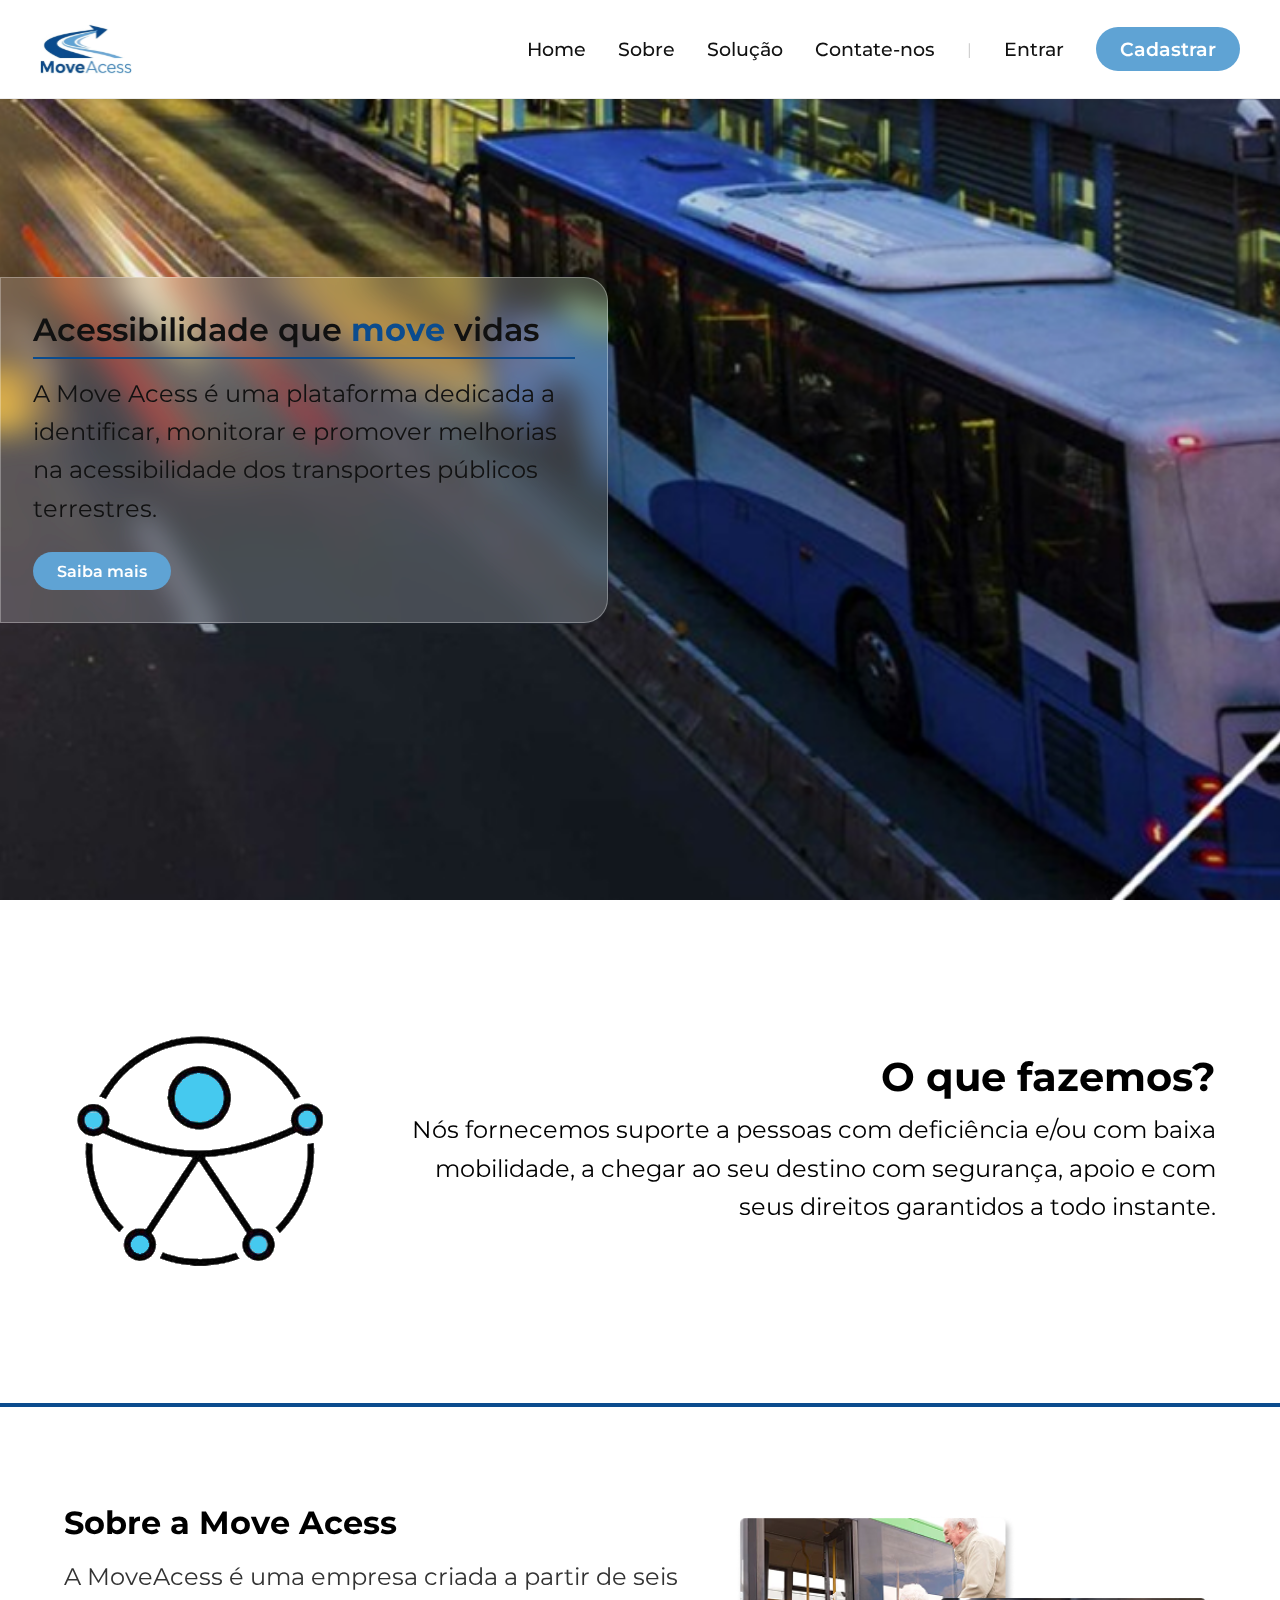
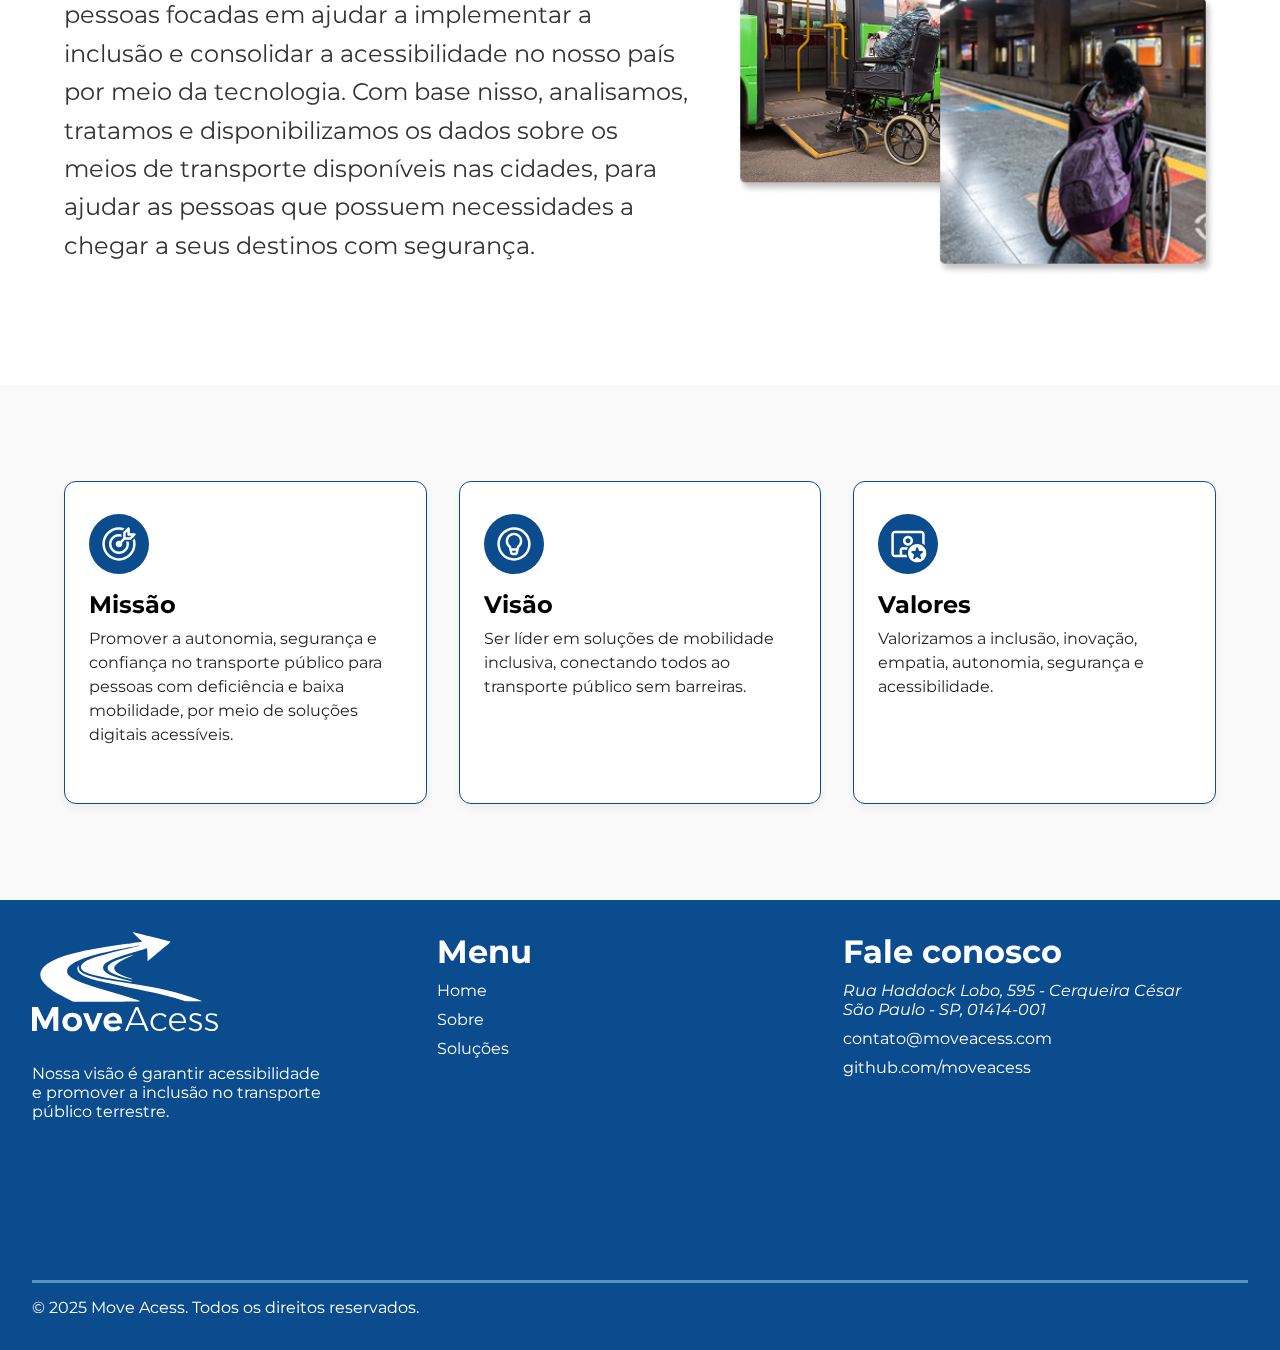
<file: web-data-viz/public/index.html>
<!DOCTYPE html>
<html lang="pt-br">

<head>
  <meta charset="UTF-8">
  <meta http-equiv="X-UA-Compatible" content="IE=edge">
  <meta name="viewport" content="width=device-width, initial-scale=1.0">

  <title>Home MoveAcess</title>

  <script src="./js/sessao.js"></script>

  <link rel="stylesheet" href="./css/estilo.css">
  <link rel="icon" href="./assets/imgs/logoPreta.png">
  <link rel="preconnect" href="https://fonts.gstatic.com">
</head>

<header class="header">
  <nav class="navbar">
    <div class="nav-logo">
      <img src="./assets/imgs/logo.svg" alt="Logo" />
    </div>

    <button class="nav-toggle" aria-label="abrir menu">
      <div class="hamburger-line"></div>
      <div class="hamburger-line"></div>
      <div class="hamburger-line"></div>
    </button>

    <div class="nav-title">
      <a href="#banner">Home</a>
      <a href="#what-we-do">Sobre</a>
      <a href="#about">Solução</a>
      <a href="#footer">Contate-nos</a>
      <div>|</div>
      <a href="login.html">Entrar</a>
      <div class="nav-cadastro">
        <a href="cadastro.html">Cadastrar</a>
      </div>
    </div>
  </nav>
</header>

<body>
  <section class="banner" id="banner">
    <div class="banner-content">
      <h1>Acessibilidade que <span>move</span> vidas</h1>
      <hr>
      <p>
        A Move Acess é uma plataforma dedicada a identificar, monitorar e promover melhorias na acessibilidade dos
        transportes públicos terrestres.
      </p>
      <button>Saiba mais</button>
    </div>
  </section>

  <section class="what-we-do" id="what-we-do">
    <img src="./assets/imgs/accessibility.svg" alt="Accessibility icon">
    <div>
      <h2>O que fazemos?</h2>
      <p>
        Nós fornecemos suporte a pessoas com deficiência e/ou com baixa mobilidade, a chegar ao seu destino com
        segurança, apoio e com seus direitos garantidos a todo instante.
      </p>
    </div>
  </section>

  <section class="about" id="about">
    <div class="about-text">
      <h2>Sobre a Move Acess</h2>
      <p>
        A MoveAcess é uma empresa criada a partir de seis pessoas focadas em ajudar a implementar a inclusão e
        consolidar a acessibilidade no nosso país por meio da tecnologia. Com base nisso, analisamos, tratamos e
        disponibilizamos os dados sobre os meios de transporte disponíveis nas cidades, para ajudar as pessoas que
        possuem necessidades a chegar a seus destinos com segurança.
      </p>
    </div>

    <div class="container">
      <img src="./assets/imgs/card1.png" alt="Pessoa em cadeira de rodas subindo no ônibus" class="img1">
      <img src="./assets/imgs/card2.png" alt="Pessoa em cadeira de rodas na estação de metrô" class="img2">
    </div>
  </section>

  <section class="cards">
    <div class="container-cards">
      <article class="card">
        <div class="icon">
          <?xml version="1.0"?><svg fill="none" height="40" width="40" viewBox="0 0 24 24" width="24"
            xmlns="http://www.w3.org/2000/svg">
            <path
              d="M11.9982 1.99789C13.2019 1.99789 14.3559 2.21052 15.4248 2.60027L14.231 3.79411C13.5195 3.60097 12.7709 3.49789 11.9982 3.49789C7.30261 3.49789 3.49609 7.30441 3.49609 12C3.49609 16.6956 7.30261 20.5021 11.9982 20.5021C16.6938 20.5021 20.5003 16.6956 20.5003 12C20.5003 11.2284 20.3975 10.4807 20.2049 9.77008L21.3989 8.57608C21.788 9.64419 22.0003 10.7973 22.0003 12C22.0003 17.524 17.5222 22.0021 11.9982 22.0021C6.47419 22.0021 1.99609 17.524 1.99609 12C1.99609 6.47599 6.47419 1.99789 11.9982 1.99789ZM11.9982 6C12.5168 6 13.02 6.0658 13.5 6.18951L13.5001 7.75674C13.0304 7.59048 12.5248 7.5 11.9982 7.5C9.51289 7.5 7.49817 9.51472 7.49817 12C7.49817 14.4853 9.51289 16.5 11.9982 16.5C14.4834 16.5 16.4982 14.4853 16.4982 12C16.4982 11.474 16.4079 10.9692 16.2421 10.5L17.8091 10.5C17.9325 10.9794 17.9982 11.4821 17.9982 12C17.9982 15.3137 15.3119 18 11.9982 18C8.68446 18 5.99817 15.3137 5.99817 12C5.99817 8.68629 8.68446 6 11.9982 6ZM13.9982 12C13.9982 13.1046 13.1027 14 11.9982 14C10.8936 14 9.99817 13.1046 9.99817 12C9.99817 10.8954 10.8936 10 11.9982 10C12.2758 10 12.5402 10.0566 12.7805 10.1588L14.5001 8.43924L14.5 5.25004C14.5 5.05112 14.579 4.86035 14.7197 4.71969L17.2196 2.21963C17.4341 2.00512 17.7567 1.94095 18.0369 2.05703C18.3172 2.17312 18.4999 2.4466 18.4999 2.74995V5.49997L21.2501 5.50002C21.5535 5.50002 21.827 5.68276 21.943 5.96302C22.0591 6.24327 21.995 6.56586 21.7805 6.78035L19.2804 9.28035C19.1397 9.421 18.949 9.50001 18.7501 9.50001L15.5607 9.50002L13.8405 11.2202C13.942 11.4598 13.9982 11.7234 13.9982 12ZM18.4394 8.00001L19.4395 6.99999L17.7499 6.99996C17.3357 6.99995 16.9999 6.66416 16.9999 6.24996V4.56067L16 5.56065L16.0001 7.94105C16.0104 7.95026 16.0205 7.95981 16.0303 7.96968C16.0402 7.97959 16.0498 7.98971 16.059 8.00002L18.4394 8.00001Z"
              fill="white" />
          </svg>
        </div>
        <h3>Missão</h3>
        <p>Promover a autonomia, segurança e confiança no transporte público para pessoas com deficiência e baixa
          mobilidade, por meio de soluções digitais acessíveis.</p>
      </article>

      <article class="card">
        <div class="icon">
          <?xml version="1.0"?><svg fill="none" height="40" width="40" viewBox="0 0 24 24" width="24"
            xmlns="http://www.w3.org/2000/svg">
            <path
              d="M12 2C17.5228 2 22 6.47715 22 12C22 17.5228 17.5228 22 12 22C6.47715 22 2 17.5228 2 12C2 6.47715 6.47715 2 12 2ZM12 3.5C7.30558 3.5 3.5 7.30558 3.5 12C3.5 16.6944 7.30558 20.5 12 20.5C16.6944 20.5 20.5 16.6944 20.5 12C20.5 7.30558 16.6944 3.5 12 3.5ZM12 5.20192C14.7614 5.20192 17 7.4405 17 10.2019C17 11.7383 16.3017 13.1615 15.1098 14.117L15.142 14.089L14.3774 17.4565C14.2233 18.1241 13.6925 18.6315 12.9979 18.7671L12.8466 18.7904L12.6909 18.7981H11.3091C10.575 18.7981 9.92282 18.3353 9.66511 17.6064L9.62209 17.4542L8.856 14.088L8.70145 13.9593C7.76934 13.1412 7.16573 11.9985 7.02868 10.7289L7.00753 10.4733L7 10.2019C7 7.4405 9.23858 5.20192 12 5.20192ZM13.17 16H10.828L11.0734 17.0777L11.0918 17.1451C11.1241 17.2363 11.2113 17.2981 11.3091 17.2981L12.6481 17.2993L12.7179 17.2965C12.814 17.2855 12.8938 17.2145 12.9152 17.1216L13.17 16ZM12 6.70192C10.067 6.70192 8.5 8.26893 8.49969 10.1803L8.50596 10.4083C8.56761 11.4723 9.10905 12.4368 9.96451 13.049C10.1137 13.1558 10.2186 13.3136 10.2593 13.4926L10.488 14.502L10.5288 14.5H13.4712L13.51 14.502L13.7396 13.4938C13.771 13.356 13.8404 13.2306 13.939 13.1314L14.0183 13.0621L14.1879 12.934C15.0119 12.2731 15.5 11.2784 15.5 10.2019C15.5 8.26893 13.933 6.70192 12 6.70192Z"
              fill="white" />
          </svg>
        </div>
        <h3>Visão</h3>
        <p>Ser líder em soluções de mobilidade inclusiva, conectando todos ao transporte público sem barreiras.</p>
      </article>

      <article class="card">
        <div class="icon">
          <?xml version="1.0"?><svg fill="none" height="40" width="40" viewBox="0 0 24 24" width="24"
            xmlns="http://www.w3.org/2000/svg">
            <path
              d="M19.7454 4C20.988 4 21.9954 5.00736 21.9954 6.25V12.8051C21.551 12.3795 21.0463 12.0164 20.4954 11.7298V6.25C20.4954 5.83579 20.1596 5.5 19.7454 5.5H4.25C3.83579 5.5 3.5 5.83579 3.5 6.25V17.7546C3.5 18.1688 3.83579 18.5046 4.25 18.5046L6.999 18.504L7 15.75C7 14.8318 7.70711 14.0788 8.60647 14.0058L8.75 14H12.0218C11.7253 14.4632 11.4858 14.9665 11.3135 15.5H8.75C8.63165 15.5 8.53251 15.5822 8.5066 15.6927L8.5 15.75L8.499 18.504H11.0771C11.1582 19.0275 11.3019 19.5303 11.5001 20.0046H4.25C3.00736 20.0046 2 18.9972 2 17.7546V6.25C2 5.00736 3.00736 4 4.25 4H19.7454Z"
              fill="white" />
            <path
              d="M12 7.00046C13.6569 7.00046 15 8.34361 15 10.0005C15 11.6573 13.6569 13.0005 12 13.0005C10.3431 13.0005 9 11.6573 9 10.0005C9 8.34361 10.3431 7.00046 12 7.00046ZM12 8.50046C11.1716 8.50046 10.5 9.17203 10.5 10.0005C10.5 10.8289 11.1716 11.5005 12 11.5005C12.8284 11.5005 13.5 10.8289 13.5 10.0005C13.5 9.17203 12.8284 8.50046 12 8.50046Z"
              fill="white" />
            <path
              d="M23 17.5C23 20.5376 20.5376 23 17.5 23C14.4624 23 12 20.5376 12 17.5C12 14.4624 14.4624 12 17.5 12C20.5376 12 23 14.4624 23 17.5ZM18.0554 14.4206C17.8806 13.8598 17.1194 13.8598 16.9446 14.4206L16.3876 16.2077H14.5851C14.0194 16.2077 13.7842 16.9623 14.2418 17.3089L15.7001 18.4134L15.1431 20.2004C14.9683 20.7612 15.584 21.2276 16.0417 20.881L17.5 19.7766L18.9583 20.881C19.416 21.2276 20.0317 20.7612 19.8569 20.2004L19.2999 18.4134L20.7582 17.3089C21.2158 16.9623 20.9806 16.2077 20.4149 16.2077H18.6124L18.0554 14.4206Z"
              fill="white" />
          </svg>
        </div>
        <h3>Valores</h3>
        <p>Valorizamos a inclusão, inovação, empatia, autonomia, segurança e acessibilidade.</p>
      </article>
    </div>
  </section>

</body>

<footer class="footer" id="footer">
  <div class="footer-conteudo">

    <div class="footer-coluna">
      <div class="footer-logo">
        <img src="./assets/imgs/Logo_branco.svg" alt="Logo" />
      </div>

      Nossa visão é garantir acessibilidade <br> e promover a inclusão no transporte <br> público terrestre.

    </div>

    <div class="footer-coluna">
      <h1>Menu</h1>
      <ul>
        <li><a href="#banner">Home</a></li>
        <li><a href="###">Sobre</a></li>
        <li><a href="###">Soluções</a></li>
      </ul>
    </div>

    <div class="footer-coluna">
      <h1>Fale conosco</h1>
      <ul>
        <li>
          <address>Rua Haddock Lobo, 595 - Cerqueira César <br>
            São Paulo - SP, 01414-001</address>
        </li>
        <li><a href="mailto:contato@moveacess.com">contato@moveacess.com</a></li>
        <li><a href="http://github.com/moveacess">github.com/moveacess</a></li>
      </ul>
    </div>

  </div>

  <div class="footer-rodape">
    <h5>© 2025 Move Acess. Todos os direitos reservados.</h5>
  </div>
</footer>

<script>
  // menu hamburguer
  const navToggle = document.querySelector('.nav-toggle');
  const navMenu = document.querySelector('.nav-title');

  if (navToggle && navMenu) {
    navToggle.addEventListener('click', (e) => {
      e.stopPropagation();
      navMenu.classList.toggle('active');
    });

    document.querySelectorAll('.nav-title a').forEach(link => {
      link.addEventListener('click', () => {
        navMenu.classList.remove('active');
      });
    });

    document.addEventListener('click', (e) => {
      if (!navMenu.contains(e.target) && !navToggle.contains(e.target) && navMenu.classList.contains('active')) {
        navMenu.classList.remove('active');
      }
    });

    console.log('Nav toggle:', navToggle);
    console.log('Nav menu:', navMenu);
  }
</script>

</html>
</file>
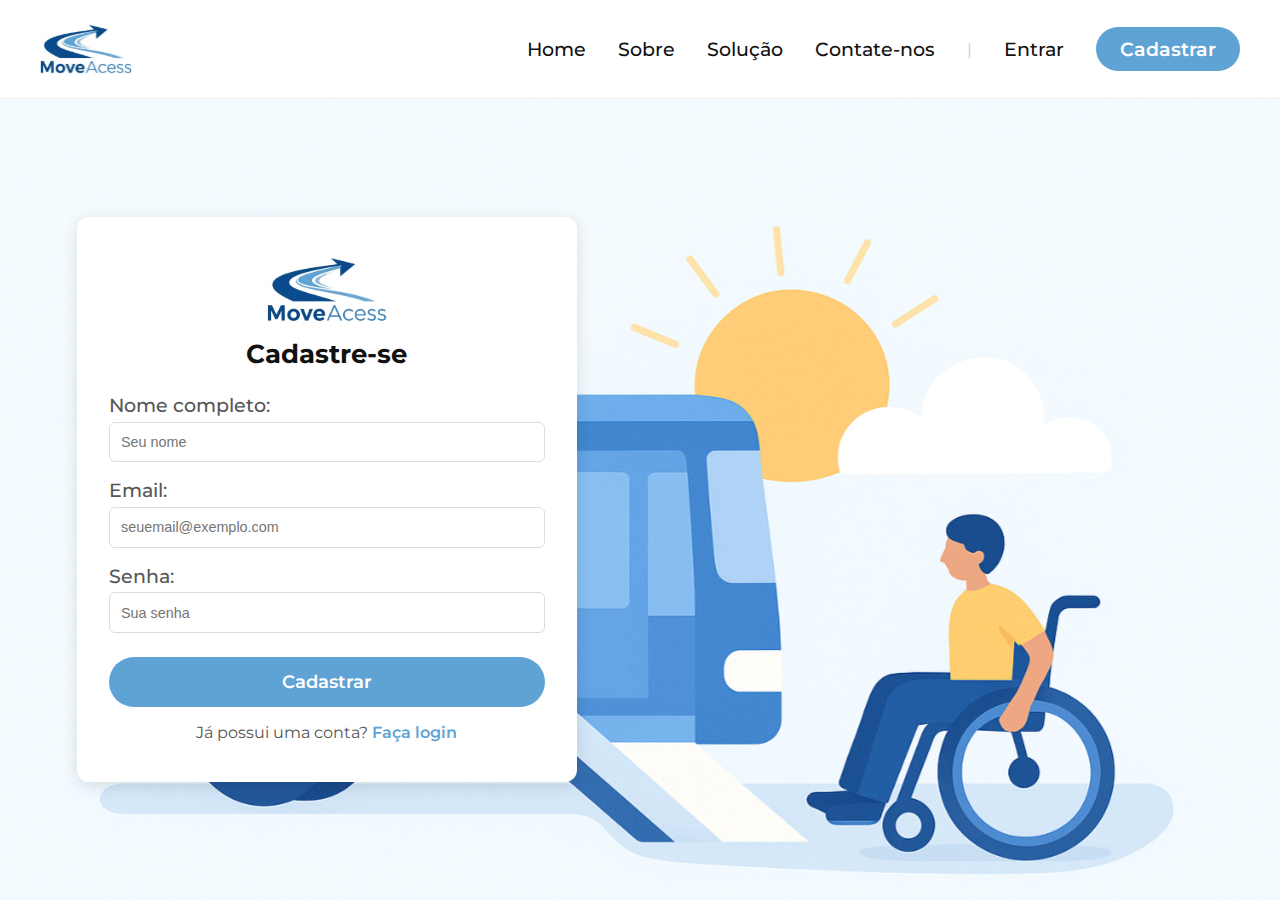
<file: web-data-viz/public/cadastro.html>
<!DOCTYPE html>
<html lang="pt-br">

<head>
  <meta charset="UTF-8">
  <meta name="viewport" content="width=device-width, initial-scale=1.0">
  <title>Cadastro MoveAcess</title>
  <link rel="stylesheet" href="css/style.css">
  <link rel="icon" href="./assets/imgs/logoPreta.png">
</head>

<body>
  <div class="header">
    <nav class="navbar">
      <div class="nav-logo">
        <img src="./assets/imgs/logo.svg" alt="Logo" />
      </div>

      <button class="nav-toggle" aria-label="abrir menu">
        <div class="hamburger-line"></div>
        <div class="hamburger-line"></div>
        <div class="hamburger-line"></div>
      </button>

      <div class="nav-title">
        <a href="index.html">Home</a>
        <a href="index.html#what-we-do">Sobre</a>
        <a href="index.html#about">Solução</a>
        <a href="index.html#footer">Contate-nos</a>
        <div>|</div>
        <a href="login.html">Entrar</a>
        <div class="nav-cadastro">
          <a href="cadastro.html">Cadastrar</a>
        </div>
      </div>
    </nav>
  </div>

  <main class="auth-container">
    <div class="auth-box">
      <img src="./assets/imgs/logo.svg" alt="Logo MoveAcess">
      <h2>Cadastre-se</h2>

      <form>
        <label for="input_nome">Nome completo:</label>
        <input type="text" id="input_nome" placeholder="Seu nome" required>

        <label for="input_email">Email:</label>
        <input type="email" id="input_email" placeholder="seuemail@exemplo.com" required>

        <label for="input_senha">Senha:</label>
        <input type="password" id="input_senha" placeholder="Sua senha" required>

        <button type="button" onclick="cadastrar()">Cadastrar</button>
      </form>

      <p>Já possui uma conta? <a href="login.html">Faça login</a></p>
    </div>
  </main>

  
  <script>
    // menu hamburguer
    const navToggle = document.querySelector('.nav-toggle');
    const navMenu = document.querySelector('.nav-title');
    
    if (navToggle && navMenu) {
      navToggle.addEventListener('click', (e) => {
        e.preventDefault();
        e.stopPropagation();
        navMenu.classList.toggle('active');
      });

      document.querySelectorAll('.nav-title a').forEach(link => {
        link.addEventListener('click', () => {
          navMenu.classList.remove('active');
        });
      });

      document.addEventListener('click', (e) => {
        if (navMenu.classList.contains('active') &&
          !navMenu.contains(e.target) &&
          !navToggle.contains(e.target)) {
          navMenu.classList.remove('active');
        }
      });
    }
  </script>

  <script src="js/cadastro.js"></script>
</body>

</html>
</file>
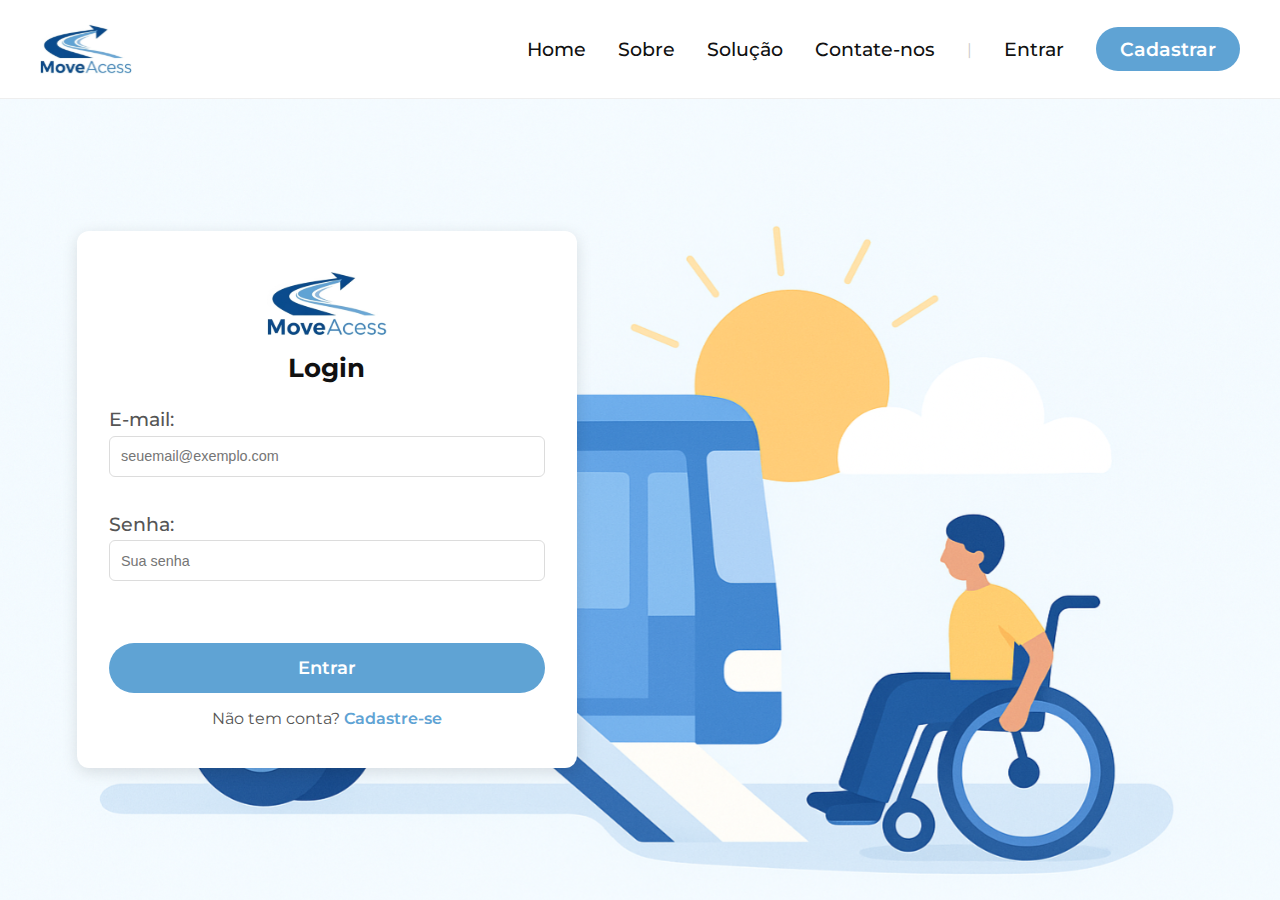
<file: web-data-viz/public/login.html>
<!DOCTYPE html>
<html lang="pt-br">

<head>
  <meta charset="UTF-8">
  <meta name="viewport" content="width=device-width, initial-scale=1.0">
  <title>Login MoveAcess</title>
  <link rel="stylesheet" href="css/style.css">
  <link rel="icon" href="./assets/imgs/logoPreta.png">
</head>

<body>
  <div class="header">
    <nav class="navbar">
      <div class="nav-logo">
        <img src="./assets/imgs/logo.svg" alt="Logo" />
      </div>

      <button class="nav-toggle" aria-label="abrir menu">
        <div class="hamburger-line"></div>
        <div class="hamburger-line"></div>
        <div class="hamburger-line"></div>
      </button>

      <div class="nav-title">
        <a href="index.html">Home</a>
        <a href="index.html#what-we-do">Sobre</a>
        <a href="index.html#about">Solução</a>
        <a href="index.html#footer">Contate-nos</a>
        <div>|</div>
        <a href="login.html">Entrar</a>
        <div class="nav-cadastro">
          <a href="cadastro.html">Cadastrar</a>
        </div>
      </div>
    </nav>
  </div>

  <main class="auth-container">
    <div class="auth-box">
      <img src="./assets/imgs/logo.svg" alt="Logo MoveAcess">
      <h2>Login</h2>

      <form>
        <label for="input_email">E-mail:</label>
        <input type="email" id="input_email" placeholder="seuemail@exemplo.com" required>
        <br>
        <label for="input_senha">Senha:</label>
        <input type="password" id="input_senha" placeholder="Sua senha" required>
        <br><br>
        <button type="button" onclick="entrar()">Entrar</button>
      </form>

      <p>Não tem conta? <a href="cadastro.html">Cadastre-se</a></p>
    </div>
  </main>

  <script>
    // menu hamburguer
    const navToggle = document.querySelector('.nav-toggle');
    const navMenu = document.querySelector('.nav-title');

    if (navToggle && navMenu) {
      navToggle.addEventListener('click', (e) => {
        e.preventDefault();
        e.stopPropagation();
        navMenu.classList.toggle('active');
      });

      document.querySelectorAll('.nav-title a').forEach(link => {
        link.addEventListener('click', () => {
          navMenu.classList.remove('active');
        });
      });

      document.addEventListener('click', (e) => {
        if (navMenu.classList.contains('active') &&
          !navMenu.contains(e.target) &&
          !navToggle.contains(e.target)) {
          navMenu.classList.remove('active');
        }
      });
    }
  </script>

  <script src="js/login.js"></script>
</body>

</html>
</file>
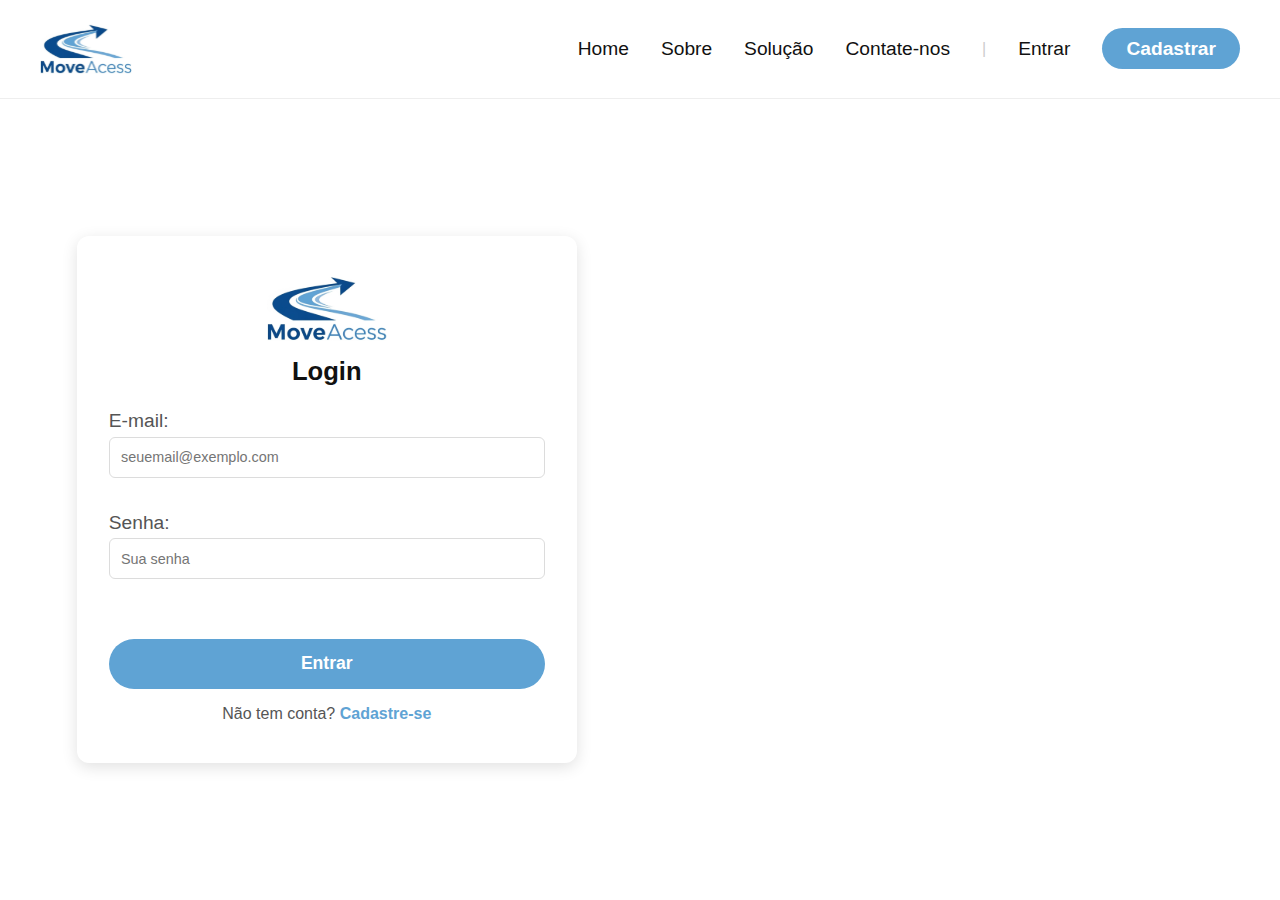
<file: web-data-viz/public/dashboard/mapa.html>
<!DOCTYPE html>
<html lang="pt-BR">

<head>
    <meta charset="UTF-8">
    <meta name="viewport" content="width=device-width, initial-scale=1.0">
    <title>Mapa - Acessibilidade em Transporte Público</title>
    <link rel="icon" href="../assets/imgs/logoPreta.png">
    <link href="https://cdnjs.cloudflare.com/ajax/libs/font-awesome/6.0.0/css/all.min.css" rel="stylesheet">
    <link rel="stylesheet" href="../css/dashboards.css">
    <script src="../js/sessao.js"></script>
</head>

<body onload="validarSessao()">
    <div class="dashboard">
        <!-- Sidebar -->
        <aside class="sidebar" id="sidebar">
            <div class="sidebar-header">
                <div class="logo">
                    <img src="../assets/imgs/logo.svg" alt="" width="120px">
                </div>
            </div>

            <nav class="nav-menu">
                <a href="perfil.html" class="nav-item">
                    <i class="fa fa-user-circle-o"></i>
                    <span>Perfil</span>
                </a>
                <a href="mural.html" class="nav-item">
                    <i class="fas fa-chart-bar"></i>
                    <span>Dashboard</span>
                </a>
                <a href="mapa.html" class="nav-item active">
                    <i class="fa-regular fa-map"></i>
                    <span>Mapas</span>
                </a>
                <a href="relatorios.html" class="nav-item">
                    <i class="fas fa-chart-line"></i>
                    <span>Relatórios</span>
                </a>
                <a href="../index.html" class="nav-item" id="sair">
                    <i class="fa-solid fa-door-open"></i>
                    <span onclick="limparSessao()">Sair</span>
                </a>
            </nav>
        </aside>

        <!-- Main Content -->
        <div class="main-content">
            <!-- Header -->
            <header class="header">
                <div style="display: flex; align-items: center; gap: 1rem;">
                    <button class="nav-toggle" aria-label="abrir menu">
                        <div class="hamburger-line"></div>
                        <div class="hamburger-line"></div>
                        <div class="hamburger-line"></div>
                    </button>
                    <h1>Mapa de Ônibus</h1>
                </div>
            </header>

            <!-- Content -->
            <main class="content">
                <div class="mapa-container">
                    <!-- Mapa Visual -->
                    <div class="mapa-visual">
                        <div style="text-align: center; color: #6b7280;">
                            <i class="fas fa-map-marked-alt" style="font-size: 48px; margin-bottom: 16px;"></i>
                            <h3 style="color: #1f2937; margin-bottom: 8px;">Mapa em Tempo Real</h3>
                            <p>Visualização da localização dos ônibus</p>
                        </div>

                        <!-- Marcadores dos ônibus -->
                        <div class="marcador-onibus" style="top: 30%; left: 40%;">#6542</div>
                        <div class="marcador-onibus" style="top: 50%; left: 60%;">#7429</div>
                        <div class="marcador-onibus parcial" style="top: 70%; left: 35%;">#9234</div>
                        <div class="marcador-onibus" style="top: 40%; left: 70%;">#5687</div>
                        <div class="marcador-onibus nao-acessivel" style="top: 60%; left: 25%;">#453</div>
                        <div class="marcador-onibus" style="top: 20%; left: 55%;">#6821</div>
                    </div>

                    <!-- Sidebar de Informações -->
                    <div class="mapa-sidebar">
                        <h1 class="mapa-title">Mapa de Ônibus em Tempo Real</h1>
                        <p class="mapa-subtitle">Localização e status de acessibilidade da frota</p>

                        <div class="divider"></div>

                        <!-- Frota Ativa -->
                        <h2 class="section-title">Frota Ativa</h2>
                        <div class="frota-info">
                            <div class="frota-count">6 veículos</div>
                            <div class="frota-label">operando</div>
                        </div>

                        <!-- Lista de Ônibus -->
                        <div class="onibus-lista">
                            <div class="onibus-item">
                                <div class="onibus-numero">#6542</div>
                                <div class="onibus-placa">875J-10</div>
                                <div class="onibus-status status-acessivel">Totalmente Acessível</div>
                                <div class="onibus-passageiros">23 passageiros</div>
                            </div>

                            <div class="onibus-item">
                                <div class="onibus-numero">#7429</div>
                                <div class="onibus-placa">675D-10</div>
                                <div class="onibus-status status-acessivel">Totalmente Acessível</div>
                                <div class="onibus-passageiros">18 passageiros</div>
                            </div>

                            <div class="onibus-item parcial">
                                <div class="onibus-numero">#9234</div>
                                <div class="onibus-placa">943P-10</div>
                                <div class="onibus-status status-parcial">Parcialmente Acessível</div>
                                <div class="onibus-passageiros">31 passageiros</div>
                            </div>

                            <div class="onibus-item">
                                <div class="onibus-numero">#5687</div>
                                <div class="onibus-placa">512A-10</div>
                                <div class="onibus-status status-acessivel">Totalmente Acessível</div>
                                <div class="onibus-passageiros">15 passageiros</div>
                            </div>

                            <div class="onibus-item nao-acessivel">
                                <div class="onibus-numero">#453</div>
                                <div class="onibus-placa">269M-10</div>
                                <div class="onibus-status status-nao">Não Acessível</div>
                                <div class="onibus-passageiros">27 passageiros</div>
                            </div>

                            <div class="onibus-item">
                                <div class="onibus-numero">#6821</div>
                                <div class="onibus-placa">234B-10</div>
                                <div class="onibus-status status-acessivel">Totalmente Acessível</div>
                                <div class="onibus-passageiros">20 passageiros</div>
                            </div>
                        </div>

                        <div class="divider"></div>

                        <!-- Detalhes do Ônibus Selecionado -->
                        <h2 class="section-title">Ônibus #6542</h2>
                        <div class="detalhes-onibus">
                            <div class="detalhes-title">Detalhes do Veículo</div>
                            <div class="detalhes-info">
                                <div class="detalhes-label">Linha:</div>
                                <div class="detalhes-value">875J-10</div>

                                <div class="detalhes-label">Status:</div>
                                <div class="detalhes-value">Totalmente Acessível</div>

                                <div class="detalhes-label">Passageiros:</div>
                                <div class="detalhes-value">23</div>

                                <div class="detalhes-label">Localização:</div>
                                <div class="detalhes-value">-23.5505, -46.6333</div>
                            </div>
                        </div>

                        <div class="divider"></div>

                        <!-- Legenda -->
                        <h2 class="section-title">Legenda</h2>
                        <div class="legenda">
                            <div class="legenda-item">
                                <div class="legenda-cor cor-acessivel"></div>
                                <span>Totalmente Acessível</span>
                            </div>
                            <div class="legenda-item">
                                <div class="legenda-cor cor-parcial"></div>
                                <span>Parcialmente Acessível</span>
                            </div>
                            <div class="legenda-item">
                                <div class="legenda-cor cor-nao"></div>
                                <span>Não Acessível</span>
                            </div>
                        </div>

                    </div>
                </div>
            </main>
        </div>
    </div>

    <script>
        // Toggle Sidebar for mobile
        const navToggle = document.querySelector('.nav-toggle');
        const sidebar = document.getElementById('sidebar');

        if (navToggle && sidebar) {
            navToggle.addEventListener('click', (e) => {
                e.stopPropagation();
                sidebar.classList.toggle('open');
            });

            // Close sidebar when clicking on nav items
            document.querySelectorAll('.nav-item').forEach(item => {
                item.addEventListener('click', () => {
                    sidebar.classList.remove('open');
                });
            });

            // Close sidebar when clicking outside
            document.addEventListener('click', (e) => {
                if (!sidebar.contains(e.target) && !navToggle.contains(e.target) && sidebar.classList.contains('open')) {
                    sidebar.classList.remove('open');
                }
            });
        }

        // Simular interação com os marcadores do mapa
        document.querySelectorAll('.marcador-onibus').forEach(marcador => {
            marcador.addEventListener('click', function () {
                const numeroOnibus = this.textContent;
                alert(`Ônibus ${numeroOnibus} selecionado!`);
                // Aqui você pode adicionar lógica para mostrar detalhes específicos do ônibus
            });
        });
    </script>
</body>

</html>
</file>
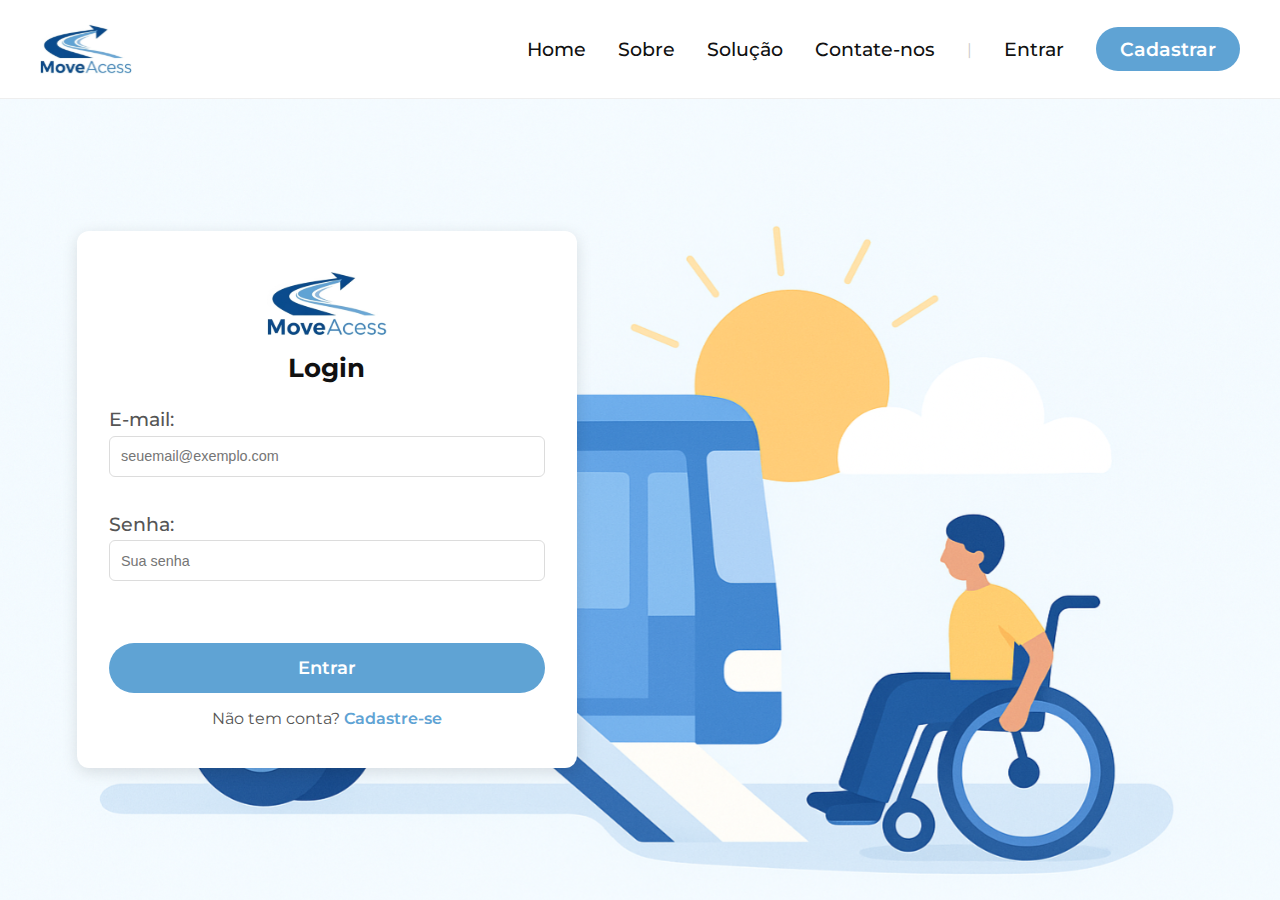
<file: web-data-viz/public/dashboard/painel.html>
<!DOCTYPE html>
<html lang="pt-BR">

<head>
    <meta charset="UTF-8">
    <meta name="viewport" content="width=device-width, initial-scale=1.0">
    <title>Painel</title>
    <link rel="icon" href="../assets/imgs/logoPreta.png">
    <link rel="stylesheet" href="../css/painel.css">
    <!-- Adicione o Font Awesome -->
    <link href="https://cdnjs.cloudflare.com/ajax/libs/font-awesome/6.0.0/css/all.min.css" rel="stylesheet">
    <!-- Adicione o script da sessão -->
    <script src="../js/sessao.js"></script>
</head>

<body onload="validarSessao()">
    <!-- Sidebar -->
    <aside class="sidebar" id="sidebar">
        <div class="sidebar-header">
            <div class="logo">
                <img src="../assets/imgs/logo.svg" alt="" width="120px">
            </div>
        </div>

        <nav class="nav-menu">
            <a href="perfil.html" class="nav-item">
                <i class="fa-solid fa-user"></i>
                <span>Perfil</span>
            </a>
            <a href="painel.html" class="nav-item active" id="menuPainel" style="display: none;">
                <i class="fas fa-cogs"></i>
                <span>Painel</span>
            </a>
            <a href="mural.html" class="nav-item">
                <i class="fas fa-chart-bar"></i>
                <span>Dashboard</span>
            </a>
            <a href="relatorios.html" class="nav-item">
                <i class="fas fa-chart-line"></i>
                <span>Relatórios</span>
            </a>
            <a href="../index.html" class="nav-item" id="sair">
                <i class="fa-solid fa-door-open"></i>
                <span onclick="limparSessao()">Sair</span>
            </a>
        </nav>
    </aside>

    <!-- Main Content -->
    <div class="main-content">
        <!-- Header -->
        <header class="header">
            <h1>Painel de Reclamações</h1>
            <!-- Adicione um indicador do usuário logado se necessário -->
            <!-- <div class="user-info">
                <span id="b_usuario"></span>
            </div> -->
        </header>

        <!-- Content -->
        <main class="content">
            <!-- Stats Cards -->
            <div class="stats-grid">
                <div class="stat-card">
                    <div class="stat-icon-wrapper stat-icon-blue">
                        <svg class="stat-icon" fill="none" stroke="currentColor" viewBox="0 0 24 24">
                            <path stroke-linecap="round" stroke-linejoin="round" stroke-width="2"
                                d="M9 12h6m-6 4h6m2 5H7a2 2 0 01-2-2V5a2 2 0 012-2h5.586a1 1 0 01.707.293l5.414 5.414a1 1 0 01.293.707V19a2 2 0 01-2 2z" />
                        </svg>
                    </div>
                    <p class="stat-label">Total de Reclamações</p>
                    <p class="stat-value" id="total-complaints">0</p>
                    <p class="stat-subtitle">Últimos 90 dias</p>
                </div>

                <div class="stat-card">
                    <div class="stat-icon-wrapper stat-icon-red">
                        <svg class="stat-icon" fill="none" stroke="currentColor" viewBox="0 0 24 24">
                            <path stroke-linecap="round" stroke-linejoin="round" stroke-width="2"
                                d="M12 8v4m0 4h.01M21 12a9 9 0 11-18 0 9 9 0 0118 0z" />
                        </svg>
                    </div>
                    <p class="stat-label">Pendentes</p>
                    <p class="stat-value" id="pending-complaints">0</p>
                    <p class="stat-subtitle">Aguardando resolução</p>
                </div>

                <div class="stat-card">
                    <div class="stat-icon-wrapper stat-icon-yellow">
                        <svg class="stat-icon" fill="none" stroke="currentColor" viewBox="0 0 24 24">
                            <path stroke-linecap="round" stroke-linejoin="round" stroke-width="2"
                                d="M12 8v4l3 3m6-3a9 9 0 11-18 0 9 9 0 0118 0z" />
                        </svg>
                    </div>
                    <p class="stat-label">Em Andamento</p>
                    <p class="stat-value" id="inprogress-complaints">0</p>
                    <p class="stat-subtitle">Sendo resolvidas</p>
                </div>

                <div class="stat-card">
                    <div class="stat-icon-wrapper stat-icon-green">
                        <svg class="stat-icon" fill="none" stroke="currentColor" viewBox="0 0 24 24">
                            <path stroke-linecap="round" stroke-linejoin="round" stroke-width="2"
                                d="M9 12l2 2 4-4m6 2a9 9 0 11-18 0 9 9 0 0118 0z" />
                        </svg>
                    </div>
                    <p class="stat-label">Resolvidas</p>
                    <p class="stat-value" id="resolved-complaints">0</p>
                    <p class="stat-subtitle">Taxa de resolução: <span id="resolution-rate">0%</span></p>
                </div>
            </div>

            <!-- Complaints Table -->
            <div class="table-container">
                <div class="table-header">
                    <div class="table-title-section">
                        <div class="table-title-wrapper">
                            <svg class="table-icon" fill="none" stroke="currentColor" viewBox="0 0 24 24">
                                <path stroke-linecap="round" stroke-linejoin="round" stroke-width="2"
                                    d="M9 12h6m-6 4h6m2 5H7a2 2 0 01-2-2V5a2 2 0 012-2h5.586a1 1 0 01.707.293l5.414 5.414a1 1 0 01.293.707V19a2 2 0 01-2 2z" />
                            </svg>
                            <h2>Relatório de Reclamações</h2>
                        </div>
                    </div>
                    <p class="table-subtitle">Histórico completo de reclamações registradas</p>

                    <div class="search-filter-row">
                        <div class="search-wrapper">
                            <svg class="search-icon" fill="none" stroke="currentColor" viewBox="0 0 24 24">
                                <path stroke-linecap="round" stroke-linejoin="round" stroke-width="2"
                                    d="M21 21l-6-6m2-5a7 7 0 11-14 0 7 7 0 0114 0z" />
                            </svg>
                            <input type="text" id="search-input" placeholder="Buscar por ID, tipo ou local..."
                                class="search-input">
                        </div>

                        <div class="filter-wrapper">
                            <button class="filter-button" id="filter-button">
                                <svg class="filter-icon" fill="none" stroke="currentColor" viewBox="0 0 24 24">
                                    <path stroke-linecap="round" stroke-linejoin="round" stroke-width="2"
                                        d="M3 4a1 1 0 011-1h16a1 1 0 011 1v2.586a1 1 0 01-.293.707l-6.414 6.414a1 1 0 00-.293.707V17l-4 4v-6.586a1 1 0 00-.293-.707L3.293 7.293A1 1 0 013 6.586V4z" />
                                </svg>
                                <span id="filter-text">Todos</span>
                            </button>
                            <div class="filter-menu" id="filter-menu">
                                <button class="filter-option active" data-filter="Todos">Todos</button>
                                <button class="filter-option" data-filter="Ônibus">Ônibus</button>
                                <button class="filter-option" data-filter="Trem">Trem</button>
                                <button class="filter-option" data-filter="Metrô">Metrô</button>
                            </div>
                        </div>
                    </div>
                </div>

                <div class="table-wrapper">
                    <table class="complaints-table">
                        <thead>
                            <tr>
                                <th>ID</th>
                                <th>Data/Hora</th>
                                <th>Tipo</th>
                                <th>Local</th>
                                <th>Prioridade</th>
                                <th>Status</th>
                                <th>Descrição</th>
                                <th>Ações</th>
                            </tr>
                        </thead>
                        <tbody id="complaints-tbody">
                            <!-- Complaints will be inserted here by JavaScript -->
                        </tbody>
                    </table>
                    <div id="no-results" class="no-results" style="display: none;">
                        Nenhuma reclamação encontrada
                    </div>
                </div>
            </div>
        </main>
    </div>

    <script src="../js/painel.js"></script>

    <script>
        // Redirecionar se o usuário não tiver permissão para acessar o painel
        document.addEventListener('DOMContentLoaded', function () {
            var nivel = sessionStorage.NIVEL_USUARIO;

            // Se não houver nível (não está logado) ou se for nível 3
            if (!nivel || nivel == 3) {
                // Redireciona para o mural (dashboard) se for nível 3
                if (nivel == 3) {
                    alert('Você não tem permissão para acessar o painel de administração.');
                    window.location = "mural.html";
                } else {
                    // Se não estiver logado, redireciona para login
                    window.location = "../login.html";
                }
            }
        });
    </script>
</body>

</html>
</file>
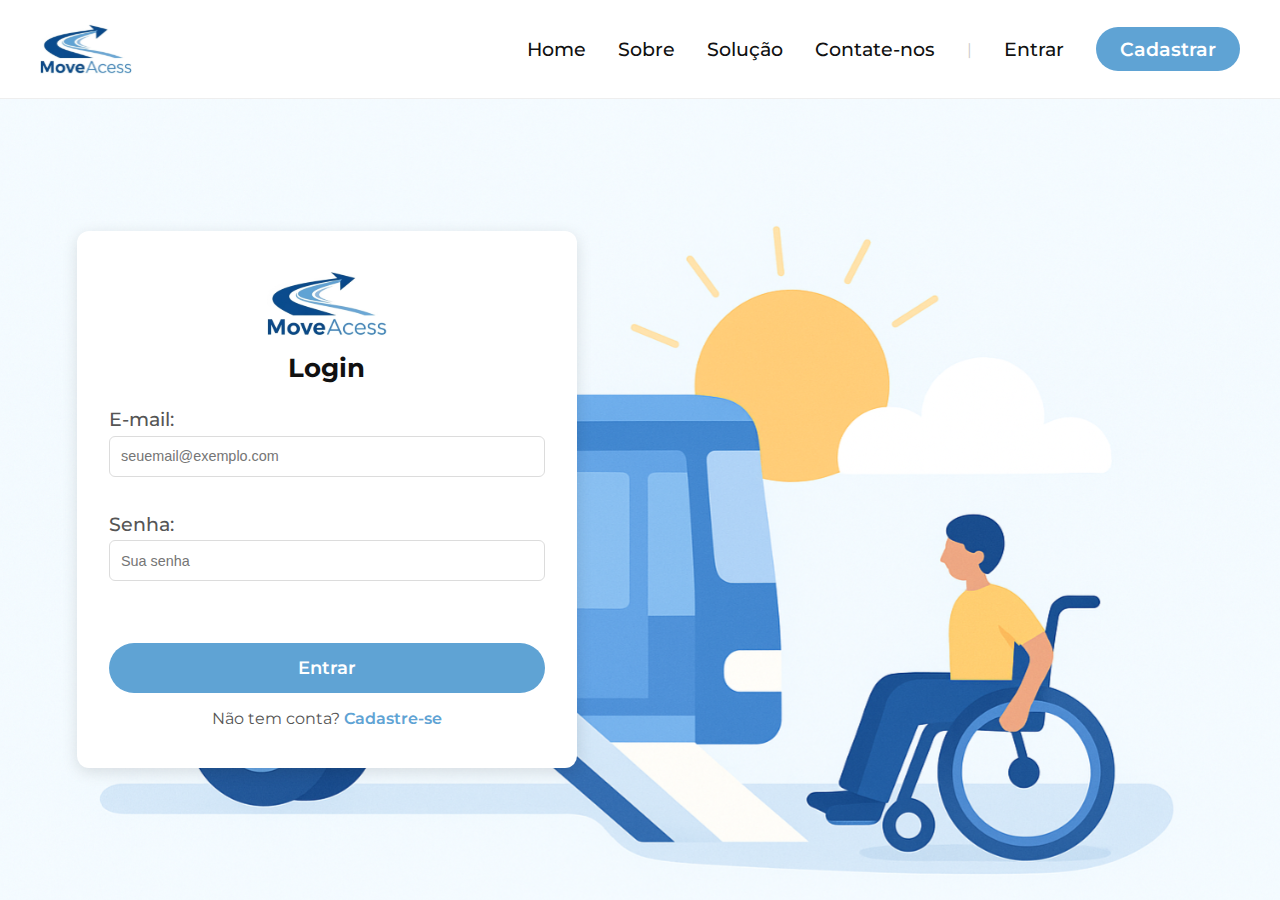
<file: web-data-viz/public/dashboard/relatorios.html>
<!DOCTYPE html>
<html lang="pt-BR">
<head>
    <meta charset="UTF-8">
    <meta name="viewport" content="width=device-width, initial-scale=1.0">
    <title>Relatórios</title>
    <link rel="icon" href="../assets/imgs/logoPreta.png">
    <link href="https://cdnjs.cloudflare.com/ajax/libs/font-awesome/6.0.0/css/all.min.css" rel="stylesheet">
    <link rel="stylesheet" href="../css/relatorios.css">
    <script src="../js/sessao.js"></script>
    <style>
        /* Modal Styles */
        .modal {
            display: none;
            position: fixed;
            z-index: 1000;
            left: 0;
            top: 0;
            width: 100%;
            height: 100%;
            background-color: rgba(0,0,0,0.5);
            animation: fadeIn 0.3s;
        }

        @keyframes fadeIn {
            from { opacity: 0; }
            to { opacity: 1; }
        }

        .modal-content {
            background-color: #fff;
            margin: 5% auto;
            padding: 0;
            border-radius: 12px;
            width: 90%;
            max-width: 600px;
            box-shadow: 0 4px 20px rgba(0,0,0,0.15);
            animation: slideDown 0.3s;
        }

        @keyframes slideDown {
            from { transform: translateY(-50px); opacity: 0; }
            to { transform: translateY(0); opacity: 1; }
        }

        .modal-header {
            padding: 20px 24px;
            border-bottom: 1px solid #e5e7eb;
            display: flex;
            justify-content: space-between;
            align-items: center;
        }

        .modal-header h2 {
            margin: 0;
            font-size: 1.5rem;
            color: #1f2937;
        }

        .close-btn {
            background: none;
            border: none;
            font-size: 1.5rem;
            color: #6b7280;
            cursor: pointer;
            padding: 0;
            width: 32px;
            height: 32px;
            display: flex;
            align-items: center;
            justify-content: center;
            border-radius: 6px;
            transition: all 0.2s;
        }

        .close-btn:hover {
            background-color: #f3f4f6;
            color: #1f2937;
        }

        .modal-body {
            padding: 24px;
        }

        .form-group {
            margin-bottom: 20px;
        }

        .form-group label {
            display: block;
            margin-bottom: 8px;
            font-weight: 500;
            color: #374151;
            font-size: 0.9rem;
        }

        .form-group input,
        .form-group select,
        .form-group textarea {
            width: 100%;
            padding: 10px 12px;
            border: 1px solid #d1d5db;
            border-radius: 8px;
            font-size: 0.95rem;
            transition: all 0.2s;
            box-sizing: border-box;
        }

        .form-group input:focus,
        .form-group select:focus,
        .form-group textarea:focus {
            outline: none;
            border-color: #3b82f6;
            box-shadow: 0 0 0 3px rgba(59, 130, 246, 0.1);
        }

        .form-group textarea {
            resize: vertical;
            min-height: 100px;
        }

        .checkbox-group {
            display: flex;
            gap: 20px;
            margin-top: 10px;
        }

        .checkbox-item {
            display: flex;
            align-items: center;
            gap: 8px;
        }

        .checkbox-item input[type="checkbox"] {
            width: auto;
            cursor: pointer;
        }

        .modal-footer {
            padding: 16px 24px;
            border-top: 1px solid #e5e7eb;
            display: flex;
            justify-content: flex-end;
            gap: 12px;
        }

        .btn {
            padding: 10px 20px;
            border: none;
            border-radius: 8px;
            font-size: 0.95rem;
            font-weight: 500;
            cursor: pointer;
            transition: all 0.2s;
        }

        .btn-secondary {
            background-color: #f3f4f6;
            color: #374151;
        }

        .btn-secondary:hover {
            background-color: #e5e7eb;
        }

        .btn-primary {
            background-color: #3b82f6;
            color: white;
        }

        .btn-primary:hover {
            background-color: #2563eb;
        }

        .btn-danger {
            background-color: #ef4444;
            color: white;
        }

        .btn-danger:hover {
            background-color: #dc2626;
        }

        .action-buttons {
            display: flex;
            gap: 8px;
        }

        .action-btn {
            padding: 6px 12px;
            border: none;
            border-radius: 6px;
            cursor: pointer;
            font-size: 0.85rem;
            transition: all 0.2s;
        }

        .action-btn.edit {
            background-color: #3b82f6;
            color: white;
        }

        .action-btn.edit:hover {
            background-color: #2563eb;
        }

        .action-btn.delete {
            background-color: #ef4444;
            color: white;
        }

        .action-btn.delete:hover {
            background-color: #dc2626;
        }

        .loading {
            text-align: center;
            padding: 40px;
            color: #6b7280;
        }

        .error-message {
            background-color: #fee2e2;
            color: #991b1b;
            padding: 12px 16px;
            border-radius: 8px;
            margin-bottom: 16px;
            display: none;
        }

        .success-message {
            background-color: #d1fae5;
            color: #065f46;
            padding: 12px 16px;
            border-radius: 8px;
            margin-bottom: 16px;
            display: none;
        }
    </style>
</head>
<body onload="validarSessao(); carregarDados();">
    <div class="dashboard">
        <aside class="sidebar" id="sidebar">
            <div class="sidebar-header">
                <div class="logo">
                    <img src="../assets/imgs/logo.svg" alt="" width="120px">
                </div>
            </div>
            <nav class="nav-menu">
                <a href="perfil.html" class="nav-item">
                    <i class="fa-solid fa-user"></i>
                    <span>Perfil</span>
                </a>
                <a href="painel.html" class="nav-item" id="menuPainel" style="display: none;">
                    <i class="fas fa-cogs"></i>
                    <span>Painel</span>
                </a>
                <a href="mural.html" class="nav-item">
                    <i class="fas fa-chart-bar"></i>
                    <span>Dashboard</span>
                </a>
                <a href="relatorios.html" class="nav-item active">
                    <i class="fas fa-chart-line"></i>
                    <span>Relatórios</span>
                </a>
                <a href="../index.html" class="nav-item" id="sair">
                    <i class="fa-solid fa-door-open"></i>
                    <span onclick="limparSessao()">Sair</span>
                </a>
            </nav>
        </aside>

        <div class="main-content">
            <header class="header">
                <div style="display: flex; align-items: center; gap: 1rem;">
                    <button class="nav-toggle" aria-label="abrir menu">
                        <div class="hamburger-line"></div>
                        <div class="hamburger-line"></div>
                        <div class="hamburger-line"></div>
                    </button>
                    <h1>Relatórios</h1>
                </div>
            </header>

            <main class="content">
                <div class="stats-grid-wrapper">
                    <div class="stats-grid">
                        <div class="status-card status-total">
                            <div class="status-card-icon">
                                <i class="fas fa-file-alt"></i>
                            </div>
                            <div class="status-label">Total de Reclamações</div>
                            <div class="status-number" id="total-reclamacoes">0</div>
                            <div class="status-subtitle">Últimos 30 dias</div>
                        </div>

                        <div class="status-card status-pendente">
                            <div class="status-card-icon">
                                <i class="fas fa-exclamation-circle"></i>
                            </div>
                            <div class="status-label">Pendentes</div>
                            <div class="status-number" id="total-pendentes">0</div>
                            <div class="status-subtitle">Aguardando resolução</div>
                        </div>

                        <div class="status-card status-andamento">
                            <div class="status-card-icon">
                                <i class="fas fa-clock"></i>
                            </div>
                            <div class="status-label">Em Andamento</div>
                            <div class="status-number" id="total-andamento">0</div>
                            <div class="status-subtitle">Sendo resolvidas</div>
                        </div>

                        <div class="status-card status-resolvido">
                            <div class="status-card-icon">
                                <i class="fas fa-check-circle"></i>
                            </div>
                            <div class="status-label">Resolvidas</div>
                            <div class="status-number" id="total-resolvidas">0</div>
                            <div class="status-subtitle" id="taxa-resolucao">Taxa de resolução: 0%</div>
                        </div>
                    </div>
                </div>

                <div class="main-content-reclamacoes">
                    <div class="section-header">
                        <h2 class="section-title">Relatório de Reclamações</h2>
                        <div style="display: flex; align-items: center; gap: 16px;">
                            <div class="search-box">
                                <i class="fas fa-search" style="color: #9ca3af;"></i>
                                <input type="text" id="search-input" placeholder="Buscar por ID, tipo ou local...">
                            </div>
                            <button class="btn-nova-reclamacao" onclick="abrirModalCriar()">
                                <i class="fas fa-plus"></i>
                                Nova Reclamação
                            </button>
                        </div>
                    </div>

                    <div id="error-container" class="error-message"></div>
                    <div id="success-container" class="success-message"></div>

                    <div id="loading" class="loading">
                        <i class="fas fa-spinner fa-spin" style="font-size: 2rem;"></i>
                        <p>Carregando reclamações...</p>
                    </div>

                    <table class="reclamacoes-table" id="tabela-reclamacoes" style="display: none;">
                        <thead>
                            <tr>
                                <th style="width: 100px;">ID</th>
                                <th style="width: 140px;">Data/Hora</th>
                                <th style="width: 150px;">Tipo</th>
                                <th style="width: 180px;">Local/Veículo</th>
                                <th style="width: 120px;">Status</th>
                                <th>Descrição</th>
                                <th style="width: 140px;">Ações</th>
                            </tr>
                        </thead>
                        <tbody id="tbody-reclamacoes">
                        </tbody>
                    </table>
                </div>
            </main>
        </div>
    </div>

    <div id="modal-reclamacao" class="modal">
        <div class="modal-content">
            <div class="modal-header">
                <h2 id="modal-title">Nova Reclamação</h2>
                <button class="close-btn" onclick="fecharModal()">&times;</button>
            </div>
            <div class="modal-body">
                <form id="form-reclamacao">
                    <input type="hidden" id="reclamacao-id">

                    <div class="form-group">
                        <label for="tipo">Tipo de Reclamação *</label>
                        <input type="text" id="tipo" placeholder="Ex: Elevador Inoperante, Rampa de Acesso..." required>
                    </div>

                    <div class="form-group">
                        <label for="descricao">Descrição *</label>
                        <textarea id="descricao" placeholder="Descreva o problema em detalhes..." required></textarea>
                    </div>

                    <div class="form-group">
                        <label>Relacionado a: *</label>
                        <div class="checkbox-group">
                            <div class="checkbox-item">
                                <input type="checkbox" id="check-veiculo" onchange="toggleSelects()">
                                <label for="check-veiculo" style="margin: 0; font-weight: normal;">Veículo</label>
                            </div>
                            <div class="checkbox-item">
                                <input type="checkbox" id="check-local" onchange="toggleSelects()">
                                <label for="check-local" style="margin: 0; font-weight: normal;">Local de Embarque</label>
                            </div>
                        </div>
                    </div>

                    <div class="form-group" id="group-veiculo" style="display: none;">
                        <label for="fkVeiculo">Selecionar Veículo</label>
                        <select id="fkVeiculo"></select>
                    </div>

                    <div class="form-group" id="group-local" style="display: none;">
                        <label for="fkLocalEmbarque">Selecionar Local de Embarque</label>
                        <select id="fkLocalEmbarque"></select>
                    </div>

                    <div class="form-group">
                        <label for="statusReclamacao">Status</label>
                        <select id="statusReclamacao">
                            <option value="Pendente">Pendente</option>
                            <option value="Em andamento">Em Andamento</option>
                            <option value="Resolvido">Resolvido</option>
                        </select>
                    </div>
                </form>
            </div>
            <div class="modal-footer">
                <button class="btn btn-secondary" onclick="fecharModal()">Cancelar</button>
                <button class="btn btn-primary" onclick="salvarReclamacao()">Salvar</button>
            </div>
        </div>
    </div>

    <script>
        // --- AQUI ESTAVA O ERRO ---
        // Alterado de 'http://localhost:8080/reclamacoes' para '/reclamacoes'
        const API_URL = '/reclamacoes'; 
        
        let veiculos = [];
        let locais = [];
        let modoEdicao = false;

        // ==================== FUNÇÃO PARA PEGAR ID DO USUÁRIO ====================
        function obterIdUsuario() {
            const idUsuario = sessionStorage.getItem('ID_USUARIO');
            
            if (!idUsuario) {
                console.error('❌ ID do usuário não encontrado no sessionStorage');
                mostrarErro('Sessão expirada. Por favor, faça login novamente.');
                setTimeout(() => {
                    window.location.href = '../index.html';
                }, 2000);
                return null;
            }
            
            console.log('✅ ID do usuário:', idUsuario);
            return idUsuario;
        }

        // ==================== CARREGAR DADOS INICIAIS ====================
        async function carregarDados() {
            try {
                const idUsuario = obterIdUsuario();
                if (!idUsuario) return;
                
                console.log('🔄 Iniciando carregamento de dados...');
                console.log('📡 API URL:', API_URL);
                console.log('👤 ID Usuário:', idUsuario);
                
                await Promise.all([
                    carregarEstatisticas(idUsuario),
                    carregarReclamacoes(idUsuario),
                    carregarVeiculos(),
                    carregarLocais()
                ]);
                
                console.log('✅ Dados carregados com sucesso!');
            } catch (error) {
                console.error('❌ Erro ao carregar dados:', error);
                mostrarErro('Erro ao carregar dados iniciais: ' + error.message);
            }
        }

        // ==================== CARREGAR ESTATÍSTICAS ====================
        async function carregarEstatisticas(idUsuario) {
            try {
                console.log('📊 Carregando estatísticas...');
                const response = await fetch(`${API_URL}/estatisticas?idUsuario=${idUsuario}`);
                
                if (!response.ok) {
                    throw new Error(`HTTP ${response.status}: ${response.statusText}`);
                }
                
                const stats = await response.json();
                console.log('📊 Estatísticas recebidas:', stats);
                
                document.getElementById('total-reclamacoes').textContent = stats.total || 0;
                document.getElementById('total-pendentes').textContent = stats.pendentes || 0;
                document.getElementById('total-andamento').textContent = stats.emAndamento || 0;
                document.getElementById('total-resolvidas').textContent = stats.resolvidas || 0;
                
                const taxa = stats.total > 0 ? Math.round((stats.resolvidas / stats.total) * 100) : 0;
                document.getElementById('taxa-resolucao').textContent = `Taxa de resolução: ${taxa}%`;
            } catch (error) {
                console.error('❌ Erro ao carregar estatísticas:', error);
                throw error;
            }
        }

        // ==================== CARREGAR RECLAMAÇÕES ====================
        async function carregarReclamacoes(idUsuario) {
            try {
                if (!idUsuario) {
                    idUsuario = obterIdUsuario();
                    if (!idUsuario) return;
                }
                
                document.getElementById('loading').style.display = 'block';
                document.getElementById('tabela-reclamacoes').style.display = 'none';
                
                console.log('📋 Carregando reclamações do usuário:', idUsuario);
                const response = await fetch(`${API_URL}?idUsuario=${idUsuario}`);
                
                if (!response.ok) {
                    throw new Error(`HTTP ${response.status}: ${response.statusText}`);
                }
                
                const reclamacoes = await response.json();
                console.log('📋 Reclamações recebidas:', reclamacoes.length);
                
                const tbody = document.getElementById('tbody-reclamacoes');
                tbody.innerHTML = '';
                
                if (reclamacoes.length === 0) {
                    tbody.innerHTML = '<tr><td colspan="7" style="text-align: center; padding: 40px;">Nenhuma reclamação encontrada</td></tr>';
                } else {
                    reclamacoes.forEach(rec => {
                        tbody.innerHTML += criarLinhaTabela(rec);
                    });
                }
                
                document.getElementById('loading').style.display = 'none';
                document.getElementById('tabela-reclamacoes').style.display = 'table';
            } catch (error) {
                console.error('❌ Erro ao carregar reclamações:', error);
                mostrarErro('Erro ao carregar reclamações: ' + error.message);
                document.getElementById('loading').style.display = 'none';
            }
        }

        // ==================== CRIAR LINHA DA TABELA ====================
        function criarLinhaTabela(rec) {
            const dataFormatada = new Date(rec.dataHoraCriacao).toLocaleString('pt-BR');
            const localOuVeiculo = rec.localNome 
                ? `${rec.localNome} - ${rec.localLinha || ''}`
                : (rec.veiculoTipo ? `${rec.veiculoTipo} - ${rec.veiculoModelo || ''}` : 'N/A');
            const statusClass = rec.statusReclamacao.toLowerCase().replace(' ', '-');
            
            return `
                <tr>
                    <td><div class="reclamacao-id">REC-${String(rec.idReclamacao).padStart(4, '0')}</div></td>
                    <td><div class="reclamacao-data">${dataFormatada}</div></td>
                    <td><span class="tipo-badge">${rec.tipo}</span></td>
                    <td>${localOuVeiculo}</td>
                    <td><span class="status-badge status-${statusClass}">${rec.statusReclamacao}</span></td>
                    <td><div class="reclamacao-descricao">${rec.descricao}</div></td>
                    <td>
                        <div class="action-buttons">
                            <button class="action-btn edit" onclick="editarReclamacao(${rec.idReclamacao})" title="Editar">
                                <i class="fas fa-edit"></i>
                            </button>
                            <button class="action-btn delete" onclick="confirmarExclusao(${rec.idReclamacao})" title="Excluir">
                                <i class="fas fa-trash"></i>
                            </button>
                        </div>
                    </td>
                </tr>
            `;
        }

        // ==================== CARREGAR VEÍCULOS ====================
        async function carregarVeiculos() {
            try {
                const response = await fetch(`${API_URL}/veiculos`);
                veiculos = await response.json();
                
                const select = document.getElementById('fkVeiculo');
                select.innerHTML = '<option value="">Selecione um veículo</option>';
                veiculos.forEach(v => {
                    select.innerHTML += `<option value="${v.idVeiculo}">${v.tipoTransporte} - ${v.tipoVeiculo}</option>`;
                });
            } catch (error) {
                console.error('❌ Erro ao carregar veículos:', error);
            }
        }

        // ==================== CARREGAR LOCAIS ====================
        async function carregarLocais() {
            try {
                const response = await fetch(`${API_URL}/locais`);
                locais = await response.json();
                
                const select = document.getElementById('fkLocalEmbarque');
                select.innerHTML = '<option value="">Selecione um local</option>';
                locais.forEach(l => {
                    select.innerHTML += `<option value="${l.idLocal}">${l.nome} - ${l.linha_frota || l.municipio}</option>`;
                });
            } catch (error) {
                console.error('❌ Erro ao carregar locais:', error);
            }
        }

        // ==================== MODAL ====================
        function abrirModalCriar() {
            modoEdicao = false;
            document.getElementById('modal-title').textContent = 'Nova Reclamação';
            document.getElementById('form-reclamacao').reset();
            document.getElementById('reclamacao-id').value = '';
            document.getElementById('check-veiculo').checked = false;
            document.getElementById('check-local').checked = false;
            toggleSelects();
            document.getElementById('modal-reclamacao').style.display = 'block';
        }

        async function editarReclamacao(id) {
            try {
                const response = await fetch(`${API_URL}/${id}`);
                const rec = await response.json();
                
                modoEdicao = true;
                document.getElementById('modal-title').textContent = 'Editar Reclamação';
                document.getElementById('reclamacao-id').value = rec.idReclamacao;
                document.getElementById('tipo').value = rec.tipo;
                document.getElementById('descricao').value = rec.descricao;
                document.getElementById('statusReclamacao').value = rec.statusReclamacao;
                
                document.getElementById('check-veiculo').checked = !!rec.fkVeiculo;
                document.getElementById('check-local').checked = !!rec.fkLocalEmbarque;
                toggleSelects();
                
                if (rec.fkVeiculo) {
                    document.getElementById('fkVeiculo').value = rec.fkVeiculo;
                }
                if (rec.fkLocalEmbarque) {
                    document.getElementById('fkLocalEmbarque').value = rec.fkLocalEmbarque;
                }
                
                document.getElementById('modal-reclamacao').style.display = 'block';
            } catch (error) {
                mostrarErro('Erro ao carregar dados da reclamação');
            }
        }

        function fecharModal() {
            document.getElementById('modal-reclamacao').style.display = 'none';
        }

        function toggleSelects() {
            const checkVeiculo = document.getElementById('check-veiculo').checked;
            const checkLocal = document.getElementById('check-local').checked;
            
            document.getElementById('group-veiculo').style.display = checkVeiculo ? 'block' : 'none';
            document.getElementById('group-local').style.display = checkLocal ? 'block' : 'none';
            
            if (!checkVeiculo) {
                document.getElementById('fkVeiculo').value = '';
            }
            if (!checkLocal) {
                document.getElementById('fkLocalEmbarque').value = '';
            }
        }

        // ==================== SALVAR RECLAMAÇÃO ====================
        async function salvarReclamacao() {
            const idUsuario = obterIdUsuario();
            if (!idUsuario) return;
            
            const tipo = document.getElementById('tipo').value.trim();
            const descricao = document.getElementById('descricao').value.trim();
            const statusReclamacao = document.getElementById('statusReclamacao').value;
            const checkVeiculo = document.getElementById('check-veiculo').checked;
            const checkLocal = document.getElementById('check-local').checked;
            const fkVeiculo = document.getElementById('fkVeiculo').value;
            const fkLocalEmbarque = document.getElementById('fkLocalEmbarque').value;
            
            // Validações
            if (!tipo || !descricao) {
                mostrarErro('Preencha todos os campos obrigatórios');
                return;
            }
            
            if (!checkVeiculo && !checkLocal) {
                mostrarErro('Selecione ao menos Veículo ou Local de Embarque');
                return;
            }
            
            if (checkVeiculo && !fkVeiculo) {
                mostrarErro('Selecione um veículo');
                return;
            }
            
            if (checkLocal && !fkLocalEmbarque) {
                mostrarErro('Selecione um local de embarque');
                return;
            }
            
            const dados = {
                tipo,
                descricao,
                statusReclamacao,
                fkVeiculo: checkVeiculo ? fkVeiculo : null,
                fkLocalEmbarque: checkLocal ? fkLocalEmbarque : null,
                fkUsuario: idUsuario
            };
            
            try {
                let response;
                if (modoEdicao) {
                    const id = document.getElementById('reclamacao-id').value;
                    response = await fetch(`${API_URL}/${id}`, {
                        method: 'PUT',
                        headers: { 'Content-Type': 'application/json' },
                        body: JSON.stringify(dados)
                    });
                } else {
                    response = await fetch(API_URL, {
                        method: 'POST',
                        headers: { 'Content-Type': 'application/json' },
                        body: JSON.stringify(dados)
                    });
                }
                
                if (response.ok) {
                    mostrarSucesso(modoEdicao ? 'Reclamação atualizada!' : 'Reclamação criada!');
                    fecharModal();
                    await carregarDados();
                } else {
                    const erro = await response.json();
                    mostrarErro(erro.erro || 'Erro ao salvar reclamação');
                }
            } catch (error) {
                mostrarErro('Erro ao salvar reclamação: ' + error.message);
            }
        }

        // ==================== EXCLUIR ====================
        function confirmarExclusao(id) {
            if (confirm('Tem certeza que deseja excluir esta reclamação?')) {
                excluirReclamacao(id);
            }
        }

        async function excluirReclamacao(id) {
            try {
                const response = await fetch(`${API_URL}/${id}`, {
                    method: 'DELETE'
                });
                
                if (response.ok) {
                    mostrarSucesso('Reclamação excluída com sucesso!');
                    await carregarDados();
                } else {
                    mostrarErro('Erro ao excluir reclamação');
                }
            } catch (error) {
                mostrarErro('Erro ao excluir reclamação: ' + error.message);
            }
        }

        // ==================== BUSCA ====================
        document.getElementById('search-input').addEventListener('input', async (e) => {
            const termo = e.target.value.trim();
            const idUsuario = obterIdUsuario();
            
            if (!idUsuario) return;
            
            if (termo.length >= 3) {
                try {
                    const response = await fetch(`${API_URL}/buscar?termo=${encodeURIComponent(termo)}&idUsuario=${idUsuario}`);
                    const reclamacoes = await response.json();
                    
                    const tbody = document.getElementById('tbody-reclamacoes');
                    tbody.innerHTML = '';
                    
                    if (reclamacoes.length === 0) {
                        tbody.innerHTML = '<tr><td colspan="7" style="text-align: center; padding: 40px;">Nenhum resultado encontrado</td></tr>';
                    } else {
                        reclamacoes.forEach(rec => {
                            tbody.innerHTML += criarLinhaTabela(rec);
                        });
                    }
                } catch (error) {
                    console.error('❌ Erro na busca:', error);
                }
            } else if (termo.length === 0) {
                carregarReclamacoes(idUsuario);
            }
        });

        // ==================== MENSAGENS ====================
        function mostrarErro(mensagem) {
            const container = document.getElementById('error-container');
            container.textContent = mensagem;
            container.style.display = 'block';
            setTimeout(() => {
                container.style.display = 'none';
            }, 5000);
        }

        function mostrarSucesso(mensagem) {
            const container = document.getElementById('success-container');
            container.textContent = mensagem;
            container.style.display = 'block';
            setTimeout(() => {
                container.style.display = 'none';
            }, 3000);
        }

        // ==================== SIDEBAR TOGGLE ====================
        const navToggle = document.querySelector('.nav-toggle');
        const sidebar = document.getElementById('sidebar');

        if (navToggle && sidebar) {
            navToggle.addEventListener('click', (e) => {
                e.stopPropagation();
                sidebar.classList.toggle('open');
            });
            
            document.querySelectorAll('.nav-item').forEach(item => {
                item.addEventListener('click', () => {
                    sidebar.classList.remove('open');
                });
            });
            
            document.addEventListener('click', (e) => {
                if (!sidebar.contains(e.target) && !navToggle.contains(e.target) && sidebar.classList.contains('open')) {
                    sidebar.classList.remove('open');
                }
            });
        }

        // ==================== FECHAR MODAL AO CLICAR FORA ====================
        window.onclick = function(event) {
            const modal = document.getElementById('modal-reclamacao');
            if (event.target == modal) {
                fecharModal();
            }
        }
        
        // ==================== VERIFICAÇÃO DE PERMISSÃO PAINEL ====================
        document.addEventListener('DOMContentLoaded', function() {
            var nivel = sessionStorage.NIVEL_USUARIO;
            var menuPainel = document.getElementById('menuPainel');
            
            // Mostrar/ocultar item Painel baseado no nível
            if (menuPainel) {
                if (nivel == 1 || nivel == 2) {
                    menuPainel.style.display = "flex";
                } else {
                    menuPainel.style.display = "none";
                }
            }
        });
    </script>
</body>
</html>
</file>
<file: web-data-viz/public/css/estilo.css>
@import url('https://fonts.googleapis.com/css2?family=Montserrat:wght@400;500;600;700&display=swap');

* {
  margin: 0;
  padding: 0;
  box-sizing: border-box;
}

html {
  scroll-behavior: smooth;
}

body {
  font-family: 'Montserrat', sans-serif;
  overflow-y: scroll;
}

body::-webkit-scrollbar {
  width: 0;
  height: 0;
}

p {
  font-size: 1.5rem;
  line-height: 1.6;
  margin-bottom: 1.5rem;
}

h2 {
  font-size: 2.5rem;
}

:root {
  --color-bg: #ffffff;
  --color-text: #111111;
  --color-text-light: #222222;
  --color-secondary: #0B4C8E;
  --color-button: #5FA3D4;
  --color-button-hover: #5693bf;

  --glass-bg: rgba(255, 255, 255, 0.2);
  --glass-border: rgba(255, 255, 255, 0.3);
}

/* Navbar */
.navbar {
  background-color: var(--color-bg);
  width: 100%;
  height: 11vh;
  position: fixed;
  top: 0;
  left: 0;
  display: flex;
  justify-content: space-between;
  align-items: center;
  padding: 0 2.5rem;
  border-bottom: 1px solid #eee;
  z-index: 1000;
}

.nav-logo {
  display: flex;
  align-items: center;
}

.nav-logo img {
  height: 50px;
  width: auto;
  display: block;
}

.nav-title {
  display: flex;
  align-items: center;
  gap: 2rem;
}

.nav-title a {
  text-decoration: none;
  color: var(--color-text);
  cursor: pointer;
  font-size: 1.2rem;
  font-weight: 500;
  transition: color 0.2s ease-in-out;
}

.nav-title a:hover {
  color: var(--color-secondary);
}

.nav-title>div:not(.nav-cadastro) {
  color: #ccc;
}

.nav-cadastro a {
  color: white;
  background-color: var(--color-button);
  font-weight: 600;
  padding: 0.6rem 1.5rem;
  border-radius: 50px;
  text-decoration: none;
  transition: background-color 0.2s ease-in-out;
}

.nav-cadastro a:hover {
  background-color: var(--color-button-hover);
}

/* Banner */
.banner {
  width: 100%;
  height: 100vh;
  background-image: url("../assets/imgs/banner-bg.png");
  background-position: center;
  background-repeat: no-repeat;
  background-size: cover;
  display: flex;
  align-items: center;
  justify-content: flex-start;
}

.banner-content {
  max-width: 608px;
  padding: 2rem;
  border-radius: 0 24px 24px 0;
  background: var(--glass-bg);
  backdrop-filter: blur(15px) saturate(150%);
  -webkit-backdrop-filter: blur(15px) saturate(150%);
  border: 1px solid var(--glass-border);
  color: var(--color-text);
  margin-left: 0;
}

.banner-content h1 {
  font-size: 2rem;
  font-weight: 600;
  margin-bottom: 0.5rem;
}

.banner-content h1 span {
  color: var(--color-secondary);
  font-weight: 700;
}

.banner-content hr {
  border: none;
  border-top: 2px solid var(--color-secondary);
  margin: 0.5rem 0 1rem 0;
}

.banner-content button {
  font-family: 'Montserrat', sans-serif;
  background-color: var(--color-button);
  color: #fff;
  font-weight: 600;
  font-size: 1rem;
  padding: 0.6rem 1.5rem;
  border: none;
  border-radius: 50px;
  cursor: pointer;
  text-decoration: none;
  transition: background-color 0.2s ease-in-out, transform 0.1s ease-in-out;
  display: inline-block;
}

.banner-content button:hover {
  background-color: var(--color-button-hover);
}



/* Sessão 1 */
.what-we-do {
  display: flex;
  align-items: center;
  gap: 4rem;
  padding: 8rem 4rem;
}

.what-we-do img {
  flex-shrink: 0;
}

.what-we-do div {
  text-align: right;
}

.what-we-do h2 {
  margin-top: 0;
  margin-bottom: 10px;
  font-weight: bold;
}

/* Sessão 2 */
.about {
  border-top: 4px solid var(--color-secondary);
  padding: 6rem 4rem;
  display: flex;
  flex-direction: row;
  justify-content: space-between;
  gap: 40px;
  align-items: center;
}

.about-text {
  flex: 1;
  max-width: 780px;
}

.about h2 {
  font-weight: bold;
  font-size: 2rem;
  margin-bottom: 1rem;
}

.about p {
  line-height: 1.6;
  color: #333;
}

.container {
  position: relative;
  width: 480px;
  height: 360px;
}

.container img {
  width: 280px;
  position: absolute;
  transition: transform 0.3s ease;
}

.img1 {
  top: 0;
  left: 0;
}

.img2 {
  bottom: 0;
  right: 0;
}

.container img:hover {
  transform: scale(1.05);
}

/* Sessão 3 */
.cards {
  padding: 6rem 4rem;
  background-color: #f9f9f9;
}

.container-cards {
  display: flex;
  gap: 2rem;
  justify-content: center;
}

.card {
  background-color: #fff;
  border: 1px solid var(--color-secondary);
  border-radius: 12px;
  padding: 2rem 1.5rem;
  width: 416px;
  box-shadow: 0 4px 8px rgba(0, 0, 0, 0.05);
  text-align: left;
  transition: transform 0.2s ease, box-shadow 0.2s ease;
}

.card:hover {
  transform: translateY(-5px);
  box-shadow: 0 10px 20px rgba(0, 0, 0, 0.1);
}

.card .icon {
  width: 60px;
  height: 60px;
  display: flex;
  align-items: center;
  justify-content: center;
  background-color: var(--color-secondary);
  border-radius: 50%;
}

.card h3 {
  margin: 1rem 0 0.5rem;
  font-size: 1.5rem;
}

.card p {
  font-size: 1rem;
  color: #1E1E1E;
  line-height: 1.5;
}

/* Rodapé */
.footer {
  height: 50vh;
  width: auto;
  background-color: #0B4C8E;
  padding: 2rem;
  color: white;
  display: flex;
  flex-direction: column;
}

.footer-conteudo {
  display: flex;
  flex: 1;
}

.footer-coluna {
  flex: 1;
  display: flex;
  flex-direction: column;
}

.footer-coluna li {
  list-style-type: none;
  margin-top: 10px;
}

.footer-coluna a {
  text-decoration: none;
  color: white;
}

.footer-logo {
  width: 33.3%;
  height: auto;
  margin-bottom: 2rem;
  display: flex;
  align-items: center;
}

.footer-logo img {
  height: 100px;
  width: auto;
  display: block;
}

.footer-rodape {
  border-top: #5693bf solid 3.5px;
  height: 10%;
  width: 100%;
}

.footer-rodape h5 {
  padding-top: 15px;
  font-size: 16px;
  font-weight: normal;
}

/* Menu Hamburguer */
.nav-toggle {
  display: none;
  flex-direction: column;
  justify-content: space-between;
  width: 30px;
  height: 24px;
  background: transparent !important;
  border: none !important;
  cursor: pointer;
  padding: 0;
  z-index: 10;
}

.hamburger-line {
  width: 30px;
  height: 3px;
  background-color: var(--color-text);
  border-radius: 2px;
}

.nav-toggle:hover,
.nav-toggle:focus {
  background: transparent !important;
  outline: none !important;
  box-shadow: none !important;
}

/* Responsividade */
@media (max-width: 992px) {
  button.nav-toggle {
    display: flex !important;
  }

  .nav-toggle {
    display: flex;
  }

  .nav-title {
    position: fixed;
    top: 0;
    right: 0;
    height: 100vh;
    width: 300px;
    background: var(--color-bg);
    flex-direction: column;
    justify-content: center;
    align-items: center;
    gap: 2rem;
    transform: translateX(100%);
    transition: transform 0.3s ease-in-out;
    box-shadow: -5px 0 15px rgba(0, 0, 0, 0.1);
    z-index: 9;
  }

  .nav-title.active {
    transform: translateX(0);
  }

  .navbar {
    padding: 0 1.5rem;
  }

  .what-we-do,
  .about,
  .cards {
    padding: 4rem 2rem;
  }

  .what-we-do {
    flex-direction: column;
    text-align: center;
    gap: 2rem;
  }

  .what-we-do div {
    text-align: center;
  }

  .about {
    flex-direction: column;
  }

  .container-cards {
    flex-direction: column;
    align-items: center;
  }

  .card {
    width: 100%;
    max-width: 416px;
  }

  .footer {
    height: auto;
    padding: 2rem 1rem;
  }

  .footer-conteudo {
    flex-direction: column;
    gap: 2rem;
  }

  .footer-logo {
    width: 100%;
    justify-content: center;
  }
}

@media (max-width: 768px) {
  .banner-content {
    margin: 0 auto;
    border-radius: 24px;
    text-align: center;
    max-width: 90%;
  }

  .banner-content h1 {
    font-size: 1.8rem;
  }

  .container {
    width: 100%;
    height: 300px;
  }

  .container img {
    width: 200px;
  }

  .footer {
    height: auto;
  }
}

@media (max-width: 576px) {
  .navbar {
    padding: 0 1rem;
  }

  .banner-content {
    padding: 1.5rem;
  }

  .banner-content h1 {
    font-size: 1.5rem;
  }

  .what-we-do,
  .about,
  .cards {
    padding: 3rem 1rem;
  }

  .about-text {
    max-width: 100%;
  }

  .container {
    height: 250px;
  }

  .container img {
    width: 160px;
  }

  .card {
    padding: 1.5rem 1rem;
  }

  h2 {
    font-size: 2rem;
  }

  p {
    font-size: 1.2rem;
  }
}

button.nav-toggle {
  background: transparent !important;
  border: none !important;
  outline: none !important;
  box-shadow: none !important;
  padding: 0 !important;
  margin: 0 !important;
}

.nav-toggle:focus {
  outline: none !important;
  box-shadow: none !important;
}

.hamburger-line {
  background: #111111 !important;
}
</file>
<file: web-data-viz/public/css/style.css>
@import url('https://fonts.googleapis.com/css2?family=Montserrat:wght@400;500;600;700&display=swap');

:root {
  --color-bg: #ffffff;
  --color-text: #111111;
  --color-text-light: #555555;
  --color-secondary: #0B4C8E;
  --color-button: #5FA3D4;
  --color-button-hover: #4a91d1;
  --border-color: #dcdcdc;
  --glass-bg: rgba(255, 255, 255, 0.2);
  --glass-border: rgba(255, 255, 255, 0.3);
}

* {
  margin: 0;
  padding: 0;
  box-sizing: border-box;
}

body {
  font-family: 'Montserrat', sans-serif;
  background-color: var(--color-bg);
  color: var(--color-text);
  overflow-y: scroll;
}

body::-webkit-scrollbar {
  width: 0;
  height: 0;
}


.navbar {
  background-color: var(--color-bg);
  width: 100%;
  height: 11vh;
  position: fixed;
  top: 0;
  left: 0;
  display: flex;
  flex-direction: row;
  justify-content: space-between;
  align-items: center;
  padding: 0 2.5rem;
  border-bottom: 1px solid #eee;
  z-index: 1000;
}

.nav-logo img {
  height: 50px;
  width: auto;
  display: block;
}

.nav-title {
  display: flex;
  align-items: center;
  gap: 2rem;
}

.nav-title a {
  text-decoration: none;
  color: var(--color-text);
  cursor: pointer;
  font-size: 1.2rem;
  font-weight: 500;
  transition: color 0.2s ease-in-out;
}

.nav-title a:hover {
  color: var(--color-secondary);
}

.nav-title>div:not(.nav-cadastro) {
  color: #ccc;
}

.nav-cadastro a {
  color: white;
  background-color: var(--color-button);
  font-weight: 600;
  padding: 0.6rem 1.5rem;
  border-radius: 50px;
  text-decoration: none;
  transition: background-color 0.2s ease-in-out;
}

.nav-cadastro a:hover {
  background-color: var(--color-button-hover);
}

button,
.btn {
  font-family: 'Montserrat', sans-serif;
  background-color: var(--color-button);
  color: #fff;
  font-weight: 600;
  font-size: 1rem;
  padding: 0.6rem 1.5rem;
  border: none;
  border-radius: 50px;
  cursor: pointer;
  text-decoration: none;
  transition: background-color 0.2s ease-in-out, transform 0.1s ease-in-out;
  display: inline-block;
}

button:hover,
.btn:hover {
  background-color: var(--color-button-hover);
}

.auth-container {
  margin-top: 11vh;
  height: calc(100vh - 11vh);
  background-image: url('../assets/imgs/backgroundCadastroLogin.svg');
  background-size: cover;
  background-position: center;
  background-repeat: no-repeat;
  display: flex;
  justify-content: flex-start;
  align-items: center;
}

.auth-box {
  background-color: var(--color-bg);
  padding: 2.5rem 2rem;
  border-radius: 12px;
  box-shadow: 0 4px 16px rgba(0, 0, 0, 0.12);
  width: 500px;
  margin-left: 6%;
  display: flex;
  flex-direction: column;
  align-items: center;
}

.auth-box img {
  width: 120px;
  margin-bottom: 1rem;
}

.auth-box h2 {
  font-size: 1.6rem;
  font-weight: 700;
  margin-bottom: 1.5rem;
  color: var(--color-text);
}

.auth-box form {
  width: 100%;
  display: flex;
  flex-direction: column;
}

.auth-box label {
  font-size: 1.2rem;
  font-weight: 500;
  margin-bottom: 0.3rem;
  color: var(--color-text-light);
}

.auth-box input {
  padding: 0.7rem;
  border: 1px solid var(--border-color);
  border-radius: 6px;
  font-size: 0.9rem;
  margin-bottom: 1rem;
}

.auth-box input:focus {
  outline: none;
  border-color: var(--color-button);
  box-shadow: 0 0 0 3px rgba(93, 169, 233, 0.25);
}

.auth-box button {
  width: 100%;
  padding: 0.9rem;
  border-radius: 50px;
  font-size: 1.1rem;
  font-weight: 600;
  margin-top: 0.5rem;
}

.auth-box p {
  margin-top: 1rem;
  font-size: 1rem;
  color: var(--color-text-light);
}

.auth-box p a {
  color: var(--color-button);
  font-weight: 600;
  text-decoration: none;
}

.auth-box p a:hover {
  text-decoration: underline;
}


/* Menu Hamburguer */
.nav-toggle {
  display: none;
  flex-direction: column;
  justify-content: space-between;
  width: 30px;
  height: 24px;
  background: transparent !important;
  border: none !important;
  cursor: pointer;
  padding: 0;
  z-index: 10;
}

.hamburger-line {
  width: 30px;
  height: 3px;
  background-color: var(--color-text);
  border-radius: 2px;
}

.nav-toggle:hover,
.nav-toggle:focus {
  background: transparent !important;
  outline: none !important;
  box-shadow: none !important;
}

/* Responsividade */
@media (max-width: 992px) {
  .nav-title {
    position: fixed;
    top: 0;
    right: 0;
    height: 100vh;
    width: 300px;
    background: var(--color-bg);
    flex-direction: column;
    justify-content: center;
    align-items: center;
    gap: 2rem;
    transform: translateX(100%);
    transition: transform 0.3s ease-in-out;
    box-shadow: -5px 0 15px rgba(0, 0, 0, 0.1);
    z-index: 9;
  }

  .nav-title.active {
    transform: translateX(0);
  }

  .nav-toggle {
    display: flex;
  }

  .navbar {
    padding: 0 1.5rem;
  }

  .auth-container {
    justify-content: center;
    padding: 0 1rem;
  }

  .auth-box {
    margin-left: 0;
    width: 90%;
    max-width: 450px;
  }
}

@media (max-width: 576px) {
  .navbar {
    padding: 0 1rem;
  }

  .auth-box {
    padding: 2rem 1.5rem;
  }

  .auth-box h2 {
    font-size: 1.4rem;
  }

  .auth-box label {
    font-size: 1rem;
  }

  .auth-box input {
    padding: 0.6rem;
  }

  .auth-box button {
    padding: 0.8rem;
  }
}
</file>
<file: web-data-viz/public/css/dashboards.css>
/* pagina mural */

@import url('https://fonts.googleapis.com/css2?family=Montserrat:wght@400;500;600;700&display=swap');

* {
  margin: 0;
  padding: 0;
  box-sizing: border-box;
}

html {
  scroll-behavior: smooth;
}

body {
  font-family: 'Montserrat', sans-serif;
  overflow-y: scroll;
}

body::-webkit-scrollbar {
  display: none;
}

body {
  scrollbar-width: none;
  -ms-overflow-style: none;
}

.dashboard {
  display: flex;
  height: 100vh;
  overflow: hidden;
}

/* Sidebar */
.sidebar {
  width: 260px;
  background: white;
  border-right: 1px solid #e5e7eb;
  padding: 24px 0;
  box-shadow: 0 1px 3px rgba(0, 0, 0, 0.1);
  transition: transform 0.3s ease-in-out;
  overflow-y: auto;
}

.sidebar::-webkit-scrollbar {
  display: none;
}

.sidebar {
  scrollbar-width: none;
  -ms-overflow-style: none;
}

.sidebar-header {
  padding: 0 24px 32px;
  border-bottom: 1px solid #e5e7eb;
}

#sair {
  margin-top: 340px;
}

.logo {
  display: flex;
  align-items: center;
  gap: 12px;
  color: #1f2937;
  font-weight: 600;
  font-size: 18px;
  margin-left: 45px;
}

.logo i {
  background: #2563eb;
  color: white;
  padding: 8px;
  border-radius: 8px;
  font-size: 16px;
}

.nav-menu {
  padding: 24px 0;
}

.nav-item {
  display: flex;
  align-items: center;
  gap: 12px;
  padding: 12px 24px;
  color: #6b7280;
  text-decoration: none;
  transition: all 0.2s;
  border-left: 3px solid transparent;
}

.nav-item:hover {
  background: #f3f4f6;
  color: #1f2937;
}

.nav-item.active {
  background: #eff6ff;
  color: #2563eb;
  border-left-color: #2563eb;
}

.nav-item i {
  width: 20px;
  text-align: center;
}

/* Main Content */
.main-content {
  flex: 1;
  display: flex;
  flex-direction: column;
  overflow: hidden;
}

/* Header */
.header {
  background: white;
  padding: 16px 24px;
  border-bottom: 1px solid #e5e7eb;
  display: flex;
  justify-content: space-between;
  align-items: center;
}

.header h1 {
  color: #1f2937;
  font-size: 24px;
  font-weight: 600;
}

.user-profile {
  display: flex;
  align-items: center;
  gap: 12px;
}

.avatar {
  width: 40px;
  height: 40px;
  border-radius: 50%;
  background: #2563eb;
  color: white;
  display: flex;
  align-items: center;
  justify-content: center;
  font-weight: 600;
}

/* Content Area */
.content {
  flex: 1;
  padding: 24px;
  overflow-y: auto;
}

/* REMOVER BARRA DE ROLAGEM DO CONTENT MAS MANTER FUNCIONALIDADE */
.content::-webkit-scrollbar {
  display: none;
}

.content {
  scrollbar-width: none;
  -ms-overflow-style: none;
}

/* Stats Cards */
.stats-grid {
  display: grid;
  grid-template-columns: repeat(auto-fit, minmax(280px, 1fr));
  gap: 24px;
  margin-bottom: 24px;
}

.stat-card {
  background: white;
  padding: 24px;
  border-radius: 12px;
  box-shadow: 0 1px 3px rgba(0, 0, 0, 0.1);
  border: 1px solid #f3f4f6;
}

.stat-header {
  display: flex;
  align-items: center;
  gap: 12px;
  margin-bottom: 16px;
}

.stat-icon {
  width: 48px;
  height: 48px;
  border-radius: 8px;
  background: #eff6ff;
  color: #2563eb;
  display: flex;
  align-items: center;
  justify-content: center;
  font-size: 24px;
}

.stat-title {
  color: #6b7280;
  font-size: 14px;
  font-weight: 500;
}

.stat-value {
  font-size: 32px;
  font-weight: 700;
  color: #1f2937;
  margin-bottom: 4px;
}

.stat-subtitle {
  color: #6b7280;
  font-size: 14px;
  margin-bottom: 8px;
}

.stat-change {
  display: inline-flex;
  align-items: center;
  gap: 4px;
  padding: 4px 8px;
  border-radius: 20px;
  font-size: 12px;
  font-weight: 500;
}

.stat-change.positive {
  background: #dcfce7;
  color: #16a34a;
}

.stat-change.negative {
  background: #fef2f2;
  color: #dc2626;
}

/* Charts */
.charts-grid {
  display: grid;
  grid-template-columns: repeat(auto-fit, minmax(400px, 1fr));
  gap: 24px;
}

.chart-card {
  background: white;
  padding: 24px;
  border-radius: 12px;
  box-shadow: 0 1px 3px rgba(0, 0, 0, 0.1);
  border: 1px solid #f3f4f6;
}

.chart-title {
  color: #1f2937;
  font-size: 18px;
  font-weight: 600;
  margin-bottom: 20px;
}

.chart-container {
    position: relative;
    height: 300px;
    width: 100%;
}

canvas {
    display: block;
    width: 100% !important;
    height: 100% !important;
}

/* Menu Hamburguer - ESTILOS ATUALIZADOS */
.nav-toggle {
  display: none;
  flex-direction: column;
  justify-content: space-between;
  width: 30px;
  height: 24px;
  background: transparent !important;
  border: none !important;
  cursor: pointer;
  padding: 0;
  z-index: 10;
}

.hamburger-line {
  width: 30px;
  height: 3px;
  background-color: #111111;
  border-radius: 2px;
  transition: all 0.3s ease;
}

.nav-toggle:hover,
.nav-toggle:focus {
  background: transparent !important;
  outline: none !important;
  box-shadow: none !important;
}

.menu-toggle {
  display: none;
  background: none;
  border: none;
  font-size: 20px;
  color: #1f2937;
  cursor: pointer;
  padding: 8px;
  border-radius: 4px;
  transition: background-color 0.2s;
}

.menu-toggle:hover {
  background-color: #f3f4f6;
}

/* Responsive - ATUALIZADO PARA FICAR IGUAL AO INDEX */
@media (max-width: 992px) {
  .nav-toggle {
    display: flex !important;
  }

  .menu-toggle {
    display: block;
  }

  .sidebar {
    position: fixed;
    top: 0;
    left: 0;
    height: 100vh;
    width: 300px;
    transform: translateX(-100%);
    z-index: 1000;
    box-shadow: 5px 0 15px rgba(0, 0, 0, 0.1);
  }

  .sidebar.open {
    transform: translateX(0);
  }

  .main-content {
    margin-left: 0;
    width: 100%;
  }

  .header {
    padding: 16px 1.5rem;
  }

  .stats-grid {
    grid-template-columns: 1fr;
  }

  .charts-grid {
    grid-template-columns: 1fr;
  }
}

@media (max-width: 768px) {
  .content {
    padding: 16px;
  }

  .stat-card {
    padding: 16px;
  }

  .chart-card {
    padding: 16px;
  }

  .chart-container {
    height: 250px;
  }
}

@media (max-width: 576px) {
  .header {
    padding: 12px 1rem;
  }

  .header h1 {
    font-size: 20px;
  }

  .content {
    padding: 12px;
  }

  .stats-grid,
  .charts-grid {
    gap: 16px;
  }

  .stat-value {
    font-size: 28px;
  }

  .chart-container {
    height: 200px;
  }
}

/* Garantir que o botão não tenha estilos indesejados */
button.nav-toggle,
button.menu-toggle {
  background: transparent !important;
  border: none !important;
  outline: none !important;
  box-shadow: none !important;
  padding: 0 !important;
  margin: 0 !important;
}

.nav-toggle:focus,
.menu-toggle:focus {
  outline: none !important;
  box-shadow: none !important;
}

/* REMOVER BARRA DE ROLAGEM DE TODOS OS ELEMENTOS */
*::-webkit-scrollbar {
  display: none;
}

* {
  scrollbar-width: none;
  -ms-overflow-style: none;
}

/* MAPA */
.mapa-container {
  display: grid;
  grid-template-columns: 1fr 400px;
  gap: 24px;
  height: calc(100vh - 120px);
}

.mapa-visual {
  background: linear-gradient(135deg, #e3f2fd, #f3e5f5);
  border-radius: 12px;
  display: flex;
  align-items: center;
  justify-content: center;
  position: relative;
  overflow: hidden;
}

.mapa-sidebar {
  background: white;
  border-radius: 12px;
  padding: 24px;
  overflow-y: auto;
  box-shadow: 0 1px 3px rgba(0, 0, 0, 0.1);
  border: 1px solid #f3f4f6;
}

.mapa-title {
  color: #1f2937;
  font-size: 24px;
  font-weight: 700;
  margin-bottom: 8px;
}

.mapa-subtitle {
  color: #6b7280;
  font-size: 14px;
  margin-bottom: 24px;
}

.divider {
  height: 1px;
  background: #e5e7eb;
  margin: 20px 0;
}

.section-title {
  color: #1f2937;
  font-size: 18px;
  font-weight: 600;
  margin-bottom: 16px;
}

.frota-info {
  background: #f8fafc;
  padding: 16px;
  border-radius: 8px;
  margin-bottom: 20px;
}

.frota-count {
  font-size: 32px;
  font-weight: 700;
  color: #2563eb;
  margin-bottom: 4px;
}

.frota-label {
  color: #6b7280;
  font-size: 14px;
}

.onibus-lista {
  display: flex;
  flex-direction: column;
  gap: 12px;
  margin-bottom: 24px;
}

.onibus-item {
  background: #f8fafc;
  padding: 16px;
  border-radius: 8px;
  border-left: 4px solid #10b981;
}

.onibus-item.parcial {
  border-left-color: #f59e0b;
}

.onibus-item.nao-acessivel {
  border-left-color: #ef4444;
}

.onibus-numero {
  font-weight: 700;
  color: #1f2937;
  font-size: 16px;
  margin-bottom: 4px;
}

.onibus-placa {
  color: #6b7280;
  font-size: 14px;
  margin-bottom: 4px;
}

.onibus-status {
  display: inline-block;
  padding: 4px 8px;
  border-radius: 12px;
  font-size: 12px;
  font-weight: 500;
  margin-bottom: 4px;
}

.status-acessivel {
  background: #dcfce7;
  color: #16a34a;
}

.status-parcial {
  background: #fef3c7;
  color: #d97706;
}

.status-nao {
  background: #fef2f2;
  color: #dc2626;
}

.onibus-passageiros {
  color: #6b7280;
  font-size: 12px;
}

.detalhes-onibus {
  background: #eff6ff;
  padding: 20px;
  border-radius: 8px;
  margin-bottom: 24px;
}

.detalhes-title {
  font-weight: 700;
  color: #1f2937;
  margin-bottom: 12px;
}

.detalhes-info {
  display: grid;
  grid-template-columns: 1fr 1fr;
  gap: 8px;
  font-size: 14px;
}

.detalhes-label {
  color: #6b7280;
}

.detalhes-value {
  color: #1f2937;
  font-weight: 500;
}

.legenda {
  display: flex;
  flex-direction: column;
  gap: 8px;
}

.legenda-item {
  display: flex;
  align-items: center;
  gap: 8px;
  font-size: 14px;
}

.legenda-cor {
  width: 12px;
  height: 12px;
  border-radius: 50%;
}

.cor-acessivel {
  background: #10b981;
}

.cor-parcial {
  background: #f59e0b;
}

.cor-nao {
  background: #ef4444;
}

.footer-mapa {
  margin-top: 24px;
  padding-top: 16px;
  border-top: 1px solid #e5e7eb;
  text-align: center;
  color: #6b7280;
  font-size: 14px;
}

.marcador-onibus {
  position: absolute;
  width: 40px;
  height: 40px;
  background: white;
  border: 3px solid #10b981;
  border-radius: 50%;
  display: flex;
  align-items: center;
  justify-content: center;
  font-weight: 700;
  font-size: 12px;
  cursor: pointer;
  box-shadow: 0 2px 8px rgba(0, 0, 0, 0.2);
  transition: transform 0.2s;
}

.marcador-onibus:hover {
  transform: scale(1.1);
}

.marcador-onibus.parcial {
  border-color: #f59e0b;
}

.marcador-onibus.nao-acessivel {
  border-color: #ef4444;
}

@media (max-width: 992px) {
  .mapa-container {
    grid-template-columns: 1fr;
    height: auto;
  }

  .mapa-visual {
    height: 400px;
  }
}

/* RECLAMAÇÕES */
</file>
<file: web-data-viz/public/css/painel.css>
/* Importação da fonte Montserrat, igual ao perfil.css */
@import url('https://fonts.googleapis.com/css2?family=Montserrat:wght@400;500;600;700&display=swap');

* {
    margin: 0;
    padding: 0;
    box-sizing: border-box;
}

html {
    scroll-behavior: smooth;
}

body {
    font-family: 'Montserrat', sans-serif; /* Fonte igual ao perfil.css */
    background-color: #F5F7FA;
    display: flex;
    min-height: 100vh;
    overflow-y: scroll;
}

/* Remover scrollbars, igual ao perfil.css */
body::-webkit-scrollbar {
    display: none;
}

body {
    scrollbar-width: none;
    -ms-overflow-style: none;
}

/* Sidebar - Ajustada para se parecer com perfil.css */
/* Sidebar */
.sidebar {
  width: 260px;
  background: white;
  border-right: 1px solid #e5e7eb;
  padding: 24px 0;
  box-shadow: 0 1px 3px rgba(0, 0, 0, 0.1);
  transition: transform 0.3s ease-in-out;
  overflow-y: auto;
}

.sidebar::-webkit-scrollbar {
  display: none;
}

.sidebar {
  scrollbar-width: none;
  -ms-overflow-style: none;
}

.sidebar-header {
  padding: 0 24px 32px;
  border-bottom: 1px solid #e5e7eb;
}

#sair {
  margin-top: 270px;
}

.logo {
  display: flex;
  align-items: center;
  gap: 12px;
  color: #1f2937;
  font-weight: 600;
  font-size: 18px;
  margin-left: 45px;
}

.logo i {
  background: #2563eb;
  color: white;
  padding: 8px;
  border-radius: 8px;
  font-size: 16px;
}

.nav-menu {
  padding: 24px 0;
}

.nav-item {
  display: flex;
  align-items: center;
  gap: 12px;
  padding: 12px 24px;
  color: #6b7280;
  text-decoration: none;
  transition: all 0.2s;
  border-left: 3px solid transparent;
}

.nav-item:hover {
  background: #f3f4f6;
  color: #1f2937;
}

.nav-item.active {
  background: #eff6ff;
  color: #2563eb;
  border-left-color: #2563eb;
}

.nav-item i {
  width: 20px;
  text-align: center;
}

/* Main Content */
.main-content {
  flex: 1;
  display: flex;
  flex-direction: column;
  overflow: hidden;
}

/* Header */
.header {
  background: white;
  padding: 16px 24px;
  border-bottom: 1px solid #e5e7eb;
  display: flex;
  justify-content: space-between;
  align-items: center;
}

.header h1 {
  color: #1f2937;
  font-size: 24px;
  font-weight: 600;
}

.user-profile {
  display: flex;
  align-items: center;
  gap: 12px;
}

.avatar {
  width: 40px;
  height: 40px;
  border-radius: 50%;
  background: #2563eb;
  color: white;
  display: flex;
  align-items: center;
  justify-content: center;
  font-weight: 600;
}


/* Content */
.content {
    flex: 1;
    padding: 24px; /* Padding igual */
    overflow-y: auto;
}

/* Remover scrollbar do content, igual ao perfil.css */
.content::-webkit-scrollbar {
    display: none;
}

.content {
    scrollbar-width: none;
    -ms-overflow-style: none;
}

/* Stats Cards - Ajustadas para se parecer com perfil.css */
.stats-grid {
    display: grid;
    grid-template-columns: repeat(auto-fit, minmax(280px, 1fr)); /* Grid igual */
    gap: 24px;
    margin-bottom: 24px; /* Margin igual */
}

.stat-card {
    background-color: white;
    border-radius: 12px;
    padding: 24px;
    border: 1px solid #f3f4f6; /* Border igual */
    box-shadow: 0 1px 3px rgba(0, 0, 0, 0.1); /* Box-shadow igual */
}

.stat-header {
    display: flex;
    align-items: center;
    gap: 12px;
    margin-bottom: 16px;
}

.stat-icon {
    width: 48px; /* Tamanho maior, igual */
    height: 48px;
    border-radius: 8px;
    background: #eff6ff; /* Background igual */
    color: #2563eb;
    display: flex;
    align-items: center;
    justify-content: center;
    font-size: 24px;
}

.stat-title {
    color: #6b7280;
    font-size: 14px;
    font-weight: 500;
}

.stat-value {
    color: #1F2937;
    font-size: 32px; /* Tamanho igual */
    font-weight: 700;
    margin-bottom: 4px;
}

.stat-subtitle {
    color: #6B7280;
    font-size: 14px;
    margin-bottom: 8px;
}

.stat-change {
    display: inline-flex;
    align-items: center;
    gap: 4px;
    padding: 4px 8px;
    border-radius: 20px;
    font-size: 12px;
    font-weight: 500;
}

.stat-change.positive {
    background: #dcfce7;
    color: #16a34a;
}

.stat-change.negative {
    background: #fef2f2;
    color: #dc2626;
}

/* Table Container - Ajustada para se parecer com reclamacoes-table do perfil.css */
.table-container {
    background-color: white;
    border-radius: 12px;
    border: 1px solid #f3f4f6; /* Border igual */
    box-shadow: 0 1px 3px rgba(0, 0, 0, 0.1); /* Box-shadow igual */
    overflow: hidden;
}

.table-header {
    padding: 24px;
    border-bottom: 1px solid #E5E7EB;
}

.table-title-section {
    display: flex;
    align-items: center;
    justify-content: space-between;
    margin-bottom: 16px;
}

.table-title-wrapper {
    display: flex;
    align-items: center;
    gap: 8px;
}

.table-icon {
    width: 20px;
    height: 20px;
    color: #2563eb; /* Cor igual */
}

.table-header h2 {
    font-size: 20px; /* Tamanho igual */
    font-weight: 600;
    color: #1F2937;
}

.table-subtitle {
    color: #6B7280;
    font-size: 14px;
    margin-bottom: 16px;
}

.search-filter-row {
    display: flex;
    gap: 16px;
}

.search-wrapper {
    flex: 1;
    position: relative;
}

.search-icon {
    position: absolute;
    left: 12px;
    top: 50%;
    transform: translateY(-50%);
    width: 20px;
    height: 20px;
    color: #9CA3AF;
}

.search-input {
    width: 100%;
    padding: 8px 12px 8px 40px;
    border: 1px solid #E5E7EB;
    border-radius: 8px;
    font-size: 14px;
    outline: none;
    transition: all 0.2s;
}

.search-input:focus {
    border-color: #2563eb; /* Cor igual */
    box-shadow: 0 0 0 3px rgba(37, 99, 235, 0.1);
}

.filter-wrapper {
    position: relative;
}

.filter-button {
    display: flex;
    align-items: center;
    gap: 8px;
    padding: 8px 16px;
    border: 1px solid #E5E7EB;
    border-radius: 8px;
    background-color: white;
    cursor: pointer;
    font-size: 14px;
    color: #6B7280;
    transition: background-color 0.2s;
}

.filter-button:hover {
    background-color: #F9FAFB;
}

.filter-icon {
    width: 20px;
    height: 20px;
}

.filter-menu {
    position: absolute;
    right: 0;
    top: calc(100% + 8px);
    width: 192px;
    background-color: white;
    border: 1px solid #E5E7EB;
    border-radius: 8px;
    box-shadow: 0 10px 15px -3px rgba(0, 0, 0, 0.1);
    display: none;
    z-index: 10;
}

.filter-menu.show {
    display: block;
}

.filter-option {
    width: 100%;
    text-align: left;
    padding: 8px 16px;
    border: none;
    background: none;
    cursor: pointer;
    color: #6B7280;
    font-size: 14px;
    transition: background-color 0.2s;
}

.filter-option:hover {
    background-color: #F9FAFB;
}

.filter-option.active {
    background-color: #EFF6FF;
    color: #2563eb;
}

/* Table - Ajustada para se parecer com reclamacoes-table */
.table-wrapper {
    overflow-x: auto;
}

.complaints-table {
    width: 100%;
    border-collapse: collapse;
    overflow-x: auto;
    display: block;
}

.complaints-table thead {
    background-color: #F9FAFB;
    border-bottom: 1px solid #E5E7EB;
}

.complaints-table th {
    padding: 12px 16px; /* Padding igual */
    text-align: left;
    font-size: 14px; /* Tamanho igual */
    color: #6B7280;
    text-transform: uppercase;
    letter-spacing: 0.5px;
    font-weight: 600;
}

.complaints-table tbody tr {
    border-bottom: 1px solid #f3f4f6; /* Border igual */
    transition: background-color 0.2s;
}

.complaints-table tbody tr:hover {
    background-color: #F9FAFB;
}

.complaints-table td {
    padding: 16px; /* Padding igual */
    font-size: 14px;
    vertical-align: top; /* Igual */
}

/* Restante igual, mas ajustado para cores do perfil.css */
.complaint-id {
    color: #2563eb; /* Cor igual */
    font-weight: 500;
}

.datetime-cell {
    display: flex;
    flex-direction: column;
    gap: 2px;
}

.date {
    color: #1F2937;
    font-weight: 500;
}

.time {
    color: #6B7280;
    font-size: 12px;
}

.type-badge {
    display: inline-block;
    padding: 4px 12px;
    background-color: #F3F4F6;
    color: #374151;
    border-radius: 6px;
    font-size: 13px;
    font-weight: 500;
}

.priority-badge {
    font-weight: 600;
    font-size: 13px;
}

.priority-alta {
    color: #DC2626;
}

.priority-media,
.priority-média {
    color: #D97706;
}

.priority-baixa {
    color: #059669;
}

/* Status Dropdown - Mantido, mas cores ajustadas */
.status-selector {
    position: relative;
    display: inline-block;
}

.status-badge {
    display: inline-flex;
    align-items: center;
    gap: 8px;
    padding: 8px 14px;
    border-radius: 8px;
    font-size: 13px;
    font-weight: 600;
    border: 1px solid;
    cursor: pointer;
    transition: all 0.2s ease;
    background-color: white;
}

.status-badge:hover {
    transform: translateY(-1px);
    box-shadow: 0 4px 6px -1px rgba(0, 0, 0, 0.1);
}

.status-badge svg {
    width: 16px;
    height: 16px;
    transition: transform 0.2s;
}

.status-badge.chevron-open svg:last-child {
    transform: rotate(180deg);
}

/* Cores dos Status - Ajustadas para perfil.css */
.status-pendente {
    background-color: #FEE2E2;
    color: #DC2626;
    border-color: #FCA5A5;
}

.status-pendente:hover {
    background-color: #FECACA;
}

.status-em-andamento {
    background-color: #ffedd5; /* Cor igual ao perfil.css */
    color: #f59e0b;
    border-color: #fcd34d;
}

.status-em-andamento:hover {
    background-color: #fde68a;
}

.status-resolvido {
    background-color: #dcfce7; /* Cor igual */
    color: #10b981;
    border-color: #6ee7b7;
}

.status-resolvido:hover {
    background-color: #a7f3d0;
}

/* Menu Dropdown do Status */
.status-menu {
    position: absolute;
    left: 0;
    top: calc(100% + 8px);
    min-width: 220px;
    background-color: white;
    border: 1px solid #E5E7EB;
    border-radius: 12px;
    box-shadow: 0 20px 25px -5px rgba(0, 0, 0, 0.1), 0 10px 10px -5px rgba(0, 0, 0, 0.04);
    display: none;
    z-index: 30;
    overflow: hidden;
}

.status-menu.show {
    display: block;
    animation: slideDown 0.2s ease-out;
}

@keyframes slideDown {
    from {
        opacity: 0;
        transform: translateY(-10px);
    }
    to {
        opacity: 1;
        transform: translateY(0);
    }
}

.status-menu-header {
    font-size: 11px;
    color: #6B7280;
    padding: 12px 14px 8px 14px;
    font-weight: 600;
    text-transform: uppercase;
    letter-spacing: 0.5px;
    background-color: #F9FAFB;
}

.status-menu-content {
    padding: 8px;
}

.status-option {
    display: flex;
    align-items: center;
    gap: 12px;
    padding: 12px 14px;
    border: none;
    background: none;
    width: 100%;
    text-align: left;
    cursor: pointer;
    border-radius: 8px;
    transition: all 0.15s ease;
    color: #374151;
    font-size: 14px;
    font-weight: 500;
}

.status-option:hover {
    background-color: #F3F4F6;
    transform: translateX(2px);
}

.status-option.selected {
    font-weight: 600;
}

.status-option.selected.status-pendente {
    background-color: #FEE2E2;
    color: #DC2626;
}

.status-option.selected.status-em-andamento {
    background-color: #ffedd5;
    color: #f59e0b;
}

.status-option.selected.status-resolvido {
    background-color: #dcfce7;
    color: #10b981;
}

.status-dot {
    width: 10px;
    height: 10px;
    border-radius: 50%;
    flex-shrink: 0;
}

.dot-pendente {
    background-color: #DC2626;
    box-shadow: 0 0 0 3px rgba(220, 38, 38, 0.2);
}

.dot-em-andamento {
    background-color: #f59e0b; /* Cor ajustada para perfil.css */
    box-shadow: 0 0 0 3px rgba(245, 158, 11, 0.2);
}

.dot-resolvido {
    background-color: #10b981; /* Cor ajustada */
    box-shadow: 0 0 0 3px rgba(16, 185, 129, 0.2);
}

.status-option.selected .status-dot {
    animation: pulse 2s infinite;
}

@keyframes pulse {
    0%, 100% {
        opacity: 1;
    }
    50% {
        opacity: 0.7;
    }
}

.status-option .checkmark {
    margin-left: auto;
    width: 18px;
    height: 18px;
    animation: checkIn 0.3s ease-out;
}

@keyframes checkIn {
    from {
        transform: scale(0);
    }
    to {
        transform: scale(1);
    }
}

/* Botões de Ação */
.action-btn {
    padding: 8px;
    border: none;
    background-color: #F3F4F6;
    border-radius: 6px;
    cursor: pointer;
    transition: all 0.2s;
    display: inline-flex;
    align-items: center;
    justify-content: center;
}

.action-btn svg {
    width: 18px;
    height: 18px;
}

.view-btn {
    color: #2563eb; /* Cor ajustada */
}

.view-btn:hover {
    background-color: #DBEAFE;
    transform: translateY(-2px);
}

.description-text {
    color: #6B7280;
    font-size: 13px;
    line-height: 1.5;
}

.no-results {
    text-align: center;
    padding: 48px;
    color: #6B7280;
}

/* ==================== BOTÕES DE AÇÃO ==================== */
.action-buttons {
    display: flex;
    gap: 8px;
}

.comment-btn {
    color: #8B5CF6;
}

.comment-btn:hover {
    background-color: #EDE9FE;
}

/* ==================== SEÇÃO DE COMENTÁRIOS ==================== */
.comments-row {
    background-color: #F8FAFC;
}

.comments-row td {
    padding: 0 !important;
}

.comments-section {
    background-color: #FFFFFF;
    border: 1px solid #E2E8F0;
    border-radius: 12px;
    margin: 16px 24px;
    overflow: hidden;
    box-shadow: 0 4px 6px -1px rgba(0, 0, 0, 0.1);
}

.comments-header {
    display: flex;
    justify-content: space-between;
    align-items: center;
    padding: 16px 20px;
    background: linear-gradient(135deg, #667eea 0%, #764ba2 100%);
    color: white;
}

.comments-header h4 {
    margin: 0;
    font-size: 16px;
    font-weight: 600;
}

.close-comments-btn {
    background: rgba(255, 255, 255, 0.2);
    border: none;
    color: white;
    width: 28px;
    height: 28px;
    border-radius: 50%;
    cursor: pointer;
    font-size: 14px;
    transition: background 0.2s;
}

.close-comments-btn:hover {
    background: rgba(255, 255, 255, 0.3);
}

/* ==================== LISTA DE COMENTÁRIOS ==================== */
.comments-list {
    max-height: 300px;
    overflow-y: auto;
    padding: 16px 20px;
}

.loading-comments,
.no-comments,
.error-comments {
    text-align: center;
    padding: 24px;
    color: #64748B;
    font-size: 14px;
}

.no-comments {
    background: #F1F5F9;
    border-radius: 8px;
}

.error-comments {
    color: #DC2626;
    background: #FEE2E2;
    border-radius: 8px;
}

/* ==================== ITEM DE COMENTÁRIO ==================== */
.comment-item {
    background: #F8FAFC;
    border-radius: 10px;
    padding: 14px 16px;
    margin-bottom: 12px;
    border: 1px solid #E2E8F0;
    transition: all 0.2s;
}

.comment-item:hover {
    border-color: #CBD5E1;
    box-shadow: 0 2px 4px rgba(0, 0, 0, 0.05);
}

.comment-item:last-child {
    margin-bottom: 0;
}

.comment-header {
    display: flex;
    justify-content: space-between;
    align-items: center;
    margin-bottom: 8px;
}

.comment-author {
    font-weight: 600;
    color: #1E293B;
    font-size: 13px;
}

.comment-date {
    font-size: 11px;
    color: #94A3B8;
}

.comment-text {
    color: #475569;
    font-size: 14px;
    line-height: 1.5;
    word-wrap: break-word;
}

/* ==================== AÇÕES DO COMENTÁRIO ==================== */
.comment-actions {
    display: flex;
    gap: 8px;
    margin-top: 10px;
    padding-top: 10px;
    border-top: 1px solid #E2E8F0;
}

.comment-action-btn {
    display: inline-flex;
    align-items: center;
    gap: 4px;
    padding: 6px 10px;
    border: none;
    border-radius: 6px;
    font-size: 12px;
    font-weight: 500;
    cursor: pointer;
    transition: all 0.2s;
}

.comment-action-btn.edit-btn {
    background: #EFF6FF;
    color: #2563eb; /* Cor ajustada */
}

.comment-action-btn.edit-btn:hover {
    background: #DBEAFE;
}

.comment-action-btn.delete-btn {
    background: #FEF2F2;
    color: #EF4444;
}

.comment-action-btn.delete-btn:hover {
    background: #FEE2E2;
}

/* ==================== FORMULÁRIO DE ADICIONAR ==================== */
.add-comment-form {
    display: flex;
    gap: 12px;
    padding: 16px 20px;
    background: #F1F5F9;
    border-top: 1px solid #E2E8F0;
}

.add-comment-form textarea {
    flex: 1;
    padding: 12px 14px;
    border: 1px solid #CBD5E1;
    border-radius: 8px;
    font-size: 14px;
    font-family: inherit;
    resize: none;
    outline: none;
    transition: border-color 0.2s, box-shadow 0.2s;
}

.add-comment-form textarea:focus {
    border-color: #2563eb; /* Cor ajustada */
    box-shadow: 0 0 0 3px rgba(37, 99, 235, 0.1);
}

.add-comment-btn {
    display: inline-flex;
    align-items: center;
    gap: 8px;
    padding: 12px 20px;
    background: linear-gradient(135deg, #2563eb 0%, #1d4ed8 100%); /* Cor ajustada */
    color: white;
    border: none;
    border-radius: 8px;
    font-size: 14px;
    font-weight: 600;
    cursor: pointer;
    transition: all 0.2s;
    white-space: nowrap;
}

.add-comment-btn:hover {
    transform: translateY(-2px);
    box-shadow: 0 4px 12px rgba(37, 99, 235, 0.4);
}

.add-comment-btn svg {
    width: 18px;
    height: 18px;
}

/* ==================== SCROLLBAR CUSTOMIZADA ==================== */
.comments-list::-webkit-scrollbar {
    width: 6px;
}

.comments-list::-webkit-scrollbar-track {
    background: #F1F5F9;
    border-radius: 3px;
}

.comments-list::-webkit-scrollbar-thumb {
    background: #CBD5E1;
    border-radius: 3px;
}

.comments-list::-webkit-scrollbar-thumb:hover {
    background: #94A3B8;
}

/* ==================== RESPONSIVIDADE ==================== */
@media (max-width: 992px) {
    .nav-toggle {
        display: flex !important;
    }

    .menu-toggle {
        display: block;
    }

    .sidebar {
        position: fixed;
        top: 0;
        left: 0;
        height: 100vh;
        width: 300px;
        transform: translateX(-100%);
        z-index: 1000;
        box-shadow: 5px 0 15px rgba(0, 0, 0, 0.1);
    }

    .sidebar.open {
        transform: translateX(0);
    }

    .main-content {
        margin-left: 0;
        width: 100%;
    }

    .header {
        padding: 16px 1.5rem;
    }

    .stats-grid {
        grid-template-columns: 1fr;
    }

    .charts-grid {
        grid-template-columns: 1fr;
    }
}

@media (max-width: 768px) {
    .sidebar {
        width: 80px;
    }

    .sidebar-header {
        padding: 16px;
    }

    .nav-item span {
        display: none;
    }

    .main-content {
        margin-left: 80px;
    }

    .stats-grid {
        grid-template-columns: 1fr;
    }

    .search-filter-row {
        flex-direction: column;
    }

    .status-menu {
        left: auto;
        right: 0;
    }

    .content {
        padding: 16px;
    }

    .stat-card {
        padding: 16px;
    }

    .chart-card {
        padding: 16px;
    }

    .chart-container {
        height: 250px;
    }
}

@media (max-width: 576px) {
    .header {
        padding: 12px 1rem;
    }

    .header h1 {
        font-size: 20px;
    }

    .content {
        padding: 12px;
    }

    .stats-grid,
    .charts-grid {
        gap: 16px;
    }

    .stat-value {
        font-size: 28px;
    }

    .chart-container {
        height: 200px;
    }
}

/* Garantir que o botão não tenha estilos indesejados */
button.nav-toggle,
button.menu-toggle {
    background: transparent !important;
    border: none !important;
    outline: none !important;
    box-shadow: none !important;
    padding: 0 !important;
    margin: 0 !important;
}

.nav-toggle:focus,
.menu-toggle:focus {
    outline: none !important;
    box-shadow: none !important;
}

/* REMOVER BARRA DE ROLAGEM DE TODOS OS ELEMENTOS */
*::-webkit-scrollbar {
    display: none;
}

* {
    scrollbar-width: none;
    -ms-overflow-style: none;
}

/* Nav Toggle para Mobile */
.nav-toggle {
    display: none;
    flex-direction: column;
    justify-content: space-between;
    width: 30px;
    height: 24px;
    background: transparent !important;
    border: none !important;
    cursor: pointer;
    padding: 0;
    z-index: 10;
}

.hamburger-line {
    width: 30px;
    height: 3px;
    background-color: #111111;
    border-radius: 2px;
    transition: all 0.3s ease;
}

.nav-toggle:hover,
.nav-toggle:focus {
    background: transparent !important;
    outline: none !important;
    box-shadow: none !important;
}

.menu-toggle {
    display: none;
    background: none;
    border: none;
    font-size: 20px;
    color: #1f2937;
    cursor: pointer;
    padding: 8px;
    border-radius: 4px;
    transition: background-color 0.2s;
}

.menu-toggle:hover {
    background-color: #f3f4f6;
}
</file>
<file: web-data-viz/public/css/relatorios.css>
/* página reclamações (padronizada com mural) */

@import url('https://fonts.googleapis.com/css2?family=Montserrat:wght@400;500;600;700&display=swap');

* {
  margin: 0;
  padding: 0;
  box-sizing: border-box;
}

html {
  scroll-behavior: smooth;
}

body {
  font-family: 'Montserrat', sans-serif;
  background-color: #F5F7FA;
  overflow-y: scroll;
}

body::-webkit-scrollbar {
  display: none;
}

body {
  scrollbar-width: none;
  -ms-overflow-style: none;
}

/* CONTAINER PRINCIPAL COM SIDEBAR FIXO */
.dashboard {
  display: flex;
  min-height: 100vh;
}

/* SIDEBAR FIXO - MESMO ESTILO DO DASHBOARD */
.sidebar {
  position: fixed;
  top: 0;
  left: 0;
  width: 260px;
  height: 100vh;
  background: white;
  border-right: 1px solid #e5e7eb;
  padding: 24px 0;
  box-shadow: 0 1px 3px rgba(0, 0, 0, 0.1);
  z-index: 100;
  display: flex;
  flex-direction: column;
}

.sidebar::-webkit-scrollbar {
  display: none;
}

.sidebar {
  scrollbar-width: none;
  -ms-overflow-style: none;
}

.sidebar-header {
  padding: 0 24px 32px;
  border-bottom: 1px solid #e5e7eb;
}

.logo {
  display: flex;
  align-items: center;
  gap: 12px;
  color: #1f2937;
  font-weight: 600;
  font-size: 18px;
  justify-content: center;
}

.logo i {
  background: #2563eb;
  color: white;
  padding: 8px;
  border-radius: 8px;
  font-size: 16px;
}

.nav-menu {
  padding: 24px 0;
  flex: 1;
  display: flex;
  flex-direction: column;
}

.nav-item {
  display: flex;
  align-items: center;
  gap: 12px;
  padding: 12px 24px;
  color: #6b7280;
  text-decoration: none;
  transition: all 0.2s;
  border-left: 3px solid transparent;
}

.nav-item:hover {
  background: #f3f4f6;
  color: #1f2937;
}

.nav-item.active {
  background: #eff6ff;
  color: #2563eb;
  border-left-color: #2563eb;
}

.nav-item i {
  width: 20px;
  text-align: center;
}

/* Sair no final do menu */
#sair {
  margin-top: auto;
  margin-bottom: 24px;
}

/* CONTEÚDO PRINCIPAL */
.main-content {
  margin-left: 260px;
  flex: 1;
  min-height: 100vh;
  display: flex;
  flex-direction: column;
}

/* Header */
.header {
  position: sticky;
  top: 0;
  background: white;
  padding: 16px 24px;
  border-bottom: 1px solid #e5e7eb;
  display: flex;
  justify-content: space-between;
  align-items: center;
  z-index: 90;
}

.header h1 {
  color: #1f2937;
  font-size: 24px;
  font-weight: 600;
}

.content {
  flex: 1;
  padding: 24px;
  overflow-y: auto;
}

.content::-webkit-scrollbar {
  display: none;
}

.content {
  scrollbar-width: none;
  -ms-overflow-style: none;
}

/* Estatísticas */
.stats-grid-wrapper {
  margin-bottom: 32px;
  background: white;
  border-radius: 12px;
  padding: 24px;
  box-shadow: 0 1px 3px rgba(0, 0, 0, 0.1), 0 1px 2px rgba(0, 0, 0, 0.06);
  border: 1px solid #f3f4f6;
}

.stats-grid {
  display: grid;
  grid-template-columns: repeat(4, 1fr);
  gap: 16px;
}

.status-card {
  background: #fdfdfd;
  padding: 20px;
  border-radius: 10px;
  text-align: left;
  box-shadow: 0 1px 2px rgba(0, 0, 0, 0.05);
  transition: transform 0.2s;
  display: flex;
  flex-direction: column;
  border: 1px solid #e5e7eb;
}

.status-card-icon {
  font-size: 20px;
  padding: 8px;
  border-radius: 8px;
  width: 40px;
  height: 40px;
  display: flex;
  align-items: center;
  justify-content: center;
  margin-bottom: 12px;
}

/* Cores dos Cards */
.status-total .status-card-icon { background-color: #dbeafe; color: #2563eb; }
.status-total .status-number { color: #2563eb; }

.status-pendente .status-card-icon { background-color: #fee2e2; color: #dc2626; }
.status-pendente .status-number { color: #dc2626; }

.status-andamento .status-card-icon { background-color: #ffedd5; color: #f59e0b; }
.status-andamento .status-number { color: #f59e0b; }

.status-resolvido .status-card-icon { background-color: #dcfce7; color: #10b981; }
.status-resolvido .status-number { color: #10b981; }

.status-number {
  font-size: 28px;
  font-weight: 800;
  margin-bottom: 4px;
}

.status-label {
  color: #6b7280;
  font-size: 13px;
  margin-bottom: 2px;
}

.status-subtitle {
  color: #9ca3af;
  font-size: 11px;
}

/* CONTEÚDO PRINCIPAL (TABELA) */
.main-content-reclamacoes {
  background: white;
  border-radius: 12px;
  padding: 24px;
  box-shadow: 0 1px 3px rgba(0, 0, 0, 0.1);
  border: 1px solid #f3f4f6;
  flex: 1;
}

.section-header {
  display: flex;
  justify-content: space-between;
  align-items: center;
  margin-bottom: 24px;
}

.section-title {
  color: #1f2937;
  font-size: 20px;
  font-weight: 600;
}

.search-box {
  display: flex;
  align-items: center;
  background: #f8fafc;
  border-radius: 8px;
  padding: 8px 16px;
  width: 300px;
}

.search-box input {
  background: transparent;
  border: none;
  outline: none;
  width: 100%;
  margin-left: 8px;
  color: #1f2937;
}

.btn-nova-reclamacao {
  background: #2563eb;
  color: white;
  border: none;
  padding: 10px 20px;
  border-radius: 8px;
  font-weight: 600;
  cursor: pointer;
  display: flex;
  align-items: center;
  gap: 8px;
  transition: background-color 0.2s;
}

.btn-nova-reclamacao:hover {
  background: #1d4ed8;
}

.reclamacoes-table {
  width: 100%;
  border-collapse: collapse;
  overflow-x: auto;
  display: block;
}

.reclamacoes-table th {
  text-align: left;
  padding: 12px 16px;
  color: #6b7280;
  font-weight: 600;
  font-size: 14px;
  border-bottom: 1px solid #e5e7eb;
}

.reclamacoes-table td {
  padding: 16px;
  border-bottom: 1px solid #f3f4f6;
  vertical-align: top;
}

/* Menu Hamburguer */
.nav-toggle {
  display: none;
  flex-direction: column;
  justify-content: space-between;
  width: 30px;
  height: 24px;
  background: transparent !important;
  border: none !important;
  cursor: pointer;
  padding: 0;
  z-index: 10;
}

.hamburger-line {
  width: 30px;
  height: 3px;
  background-color: #111111;
  border-radius: 2px;
  transition: all 0.3s ease;
}

/* Responsive */
@media (max-width: 992px) {
  .nav-toggle {
    display: flex !important;
  }

  .sidebar {
    transform: translateX(-100%);
    transition: transform 0.3s ease-in-out;
    width: 280px;
  }

  .sidebar.open {
    transform: translateX(0);
    box-shadow: 5px 0 15px rgba(0, 0, 0, 0.1);
  }

  .main-content {
    margin-left: 0;
    width: 100%;
  }

  .header {
    padding: 16px 1.5rem;
  }

  .stats-grid {
    grid-template-columns: repeat(2, 1fr);
  }

  .search-box {
    width: 100%;
  }
}

@media (max-width: 768px) {
  .content {
    padding: 16px;
  }

  .stats-grid-wrapper {
    padding: 16px;
  }

  .stats-grid {
    grid-template-columns: 1fr;
  }

  .reclamacoes-table th, .reclamacoes-table td {
    padding: 12px;
  }

  .search-box {
    width: 100%;
  }

  .btn-nova-reclamacao {
    padding: 8px 16px;
  }
}

@media (max-width: 576px) {
  .header {
    padding: 12px 1rem;
  }

  .header h1 {
    font-size: 20px;
  }

  .content {
    padding: 12px;
  }

  .stats-grid, .stats-grid-wrapper {
    gap: 16px;
  }

  .section-title {
    font-size: 18px;
  }

  .reclamacoes-table {
    font-size: 14px;
  }

  .search-box input {
    font-size: 14px;
  }
}

/* REMOVER BARRA DE ROLAGEM DE TODOS OS ELEMENTOS */
*::-webkit-scrollbar {
  display: none;
}

* {
  scrollbar-width: none;
  -ms-overflow-style: none;
}
</file>
